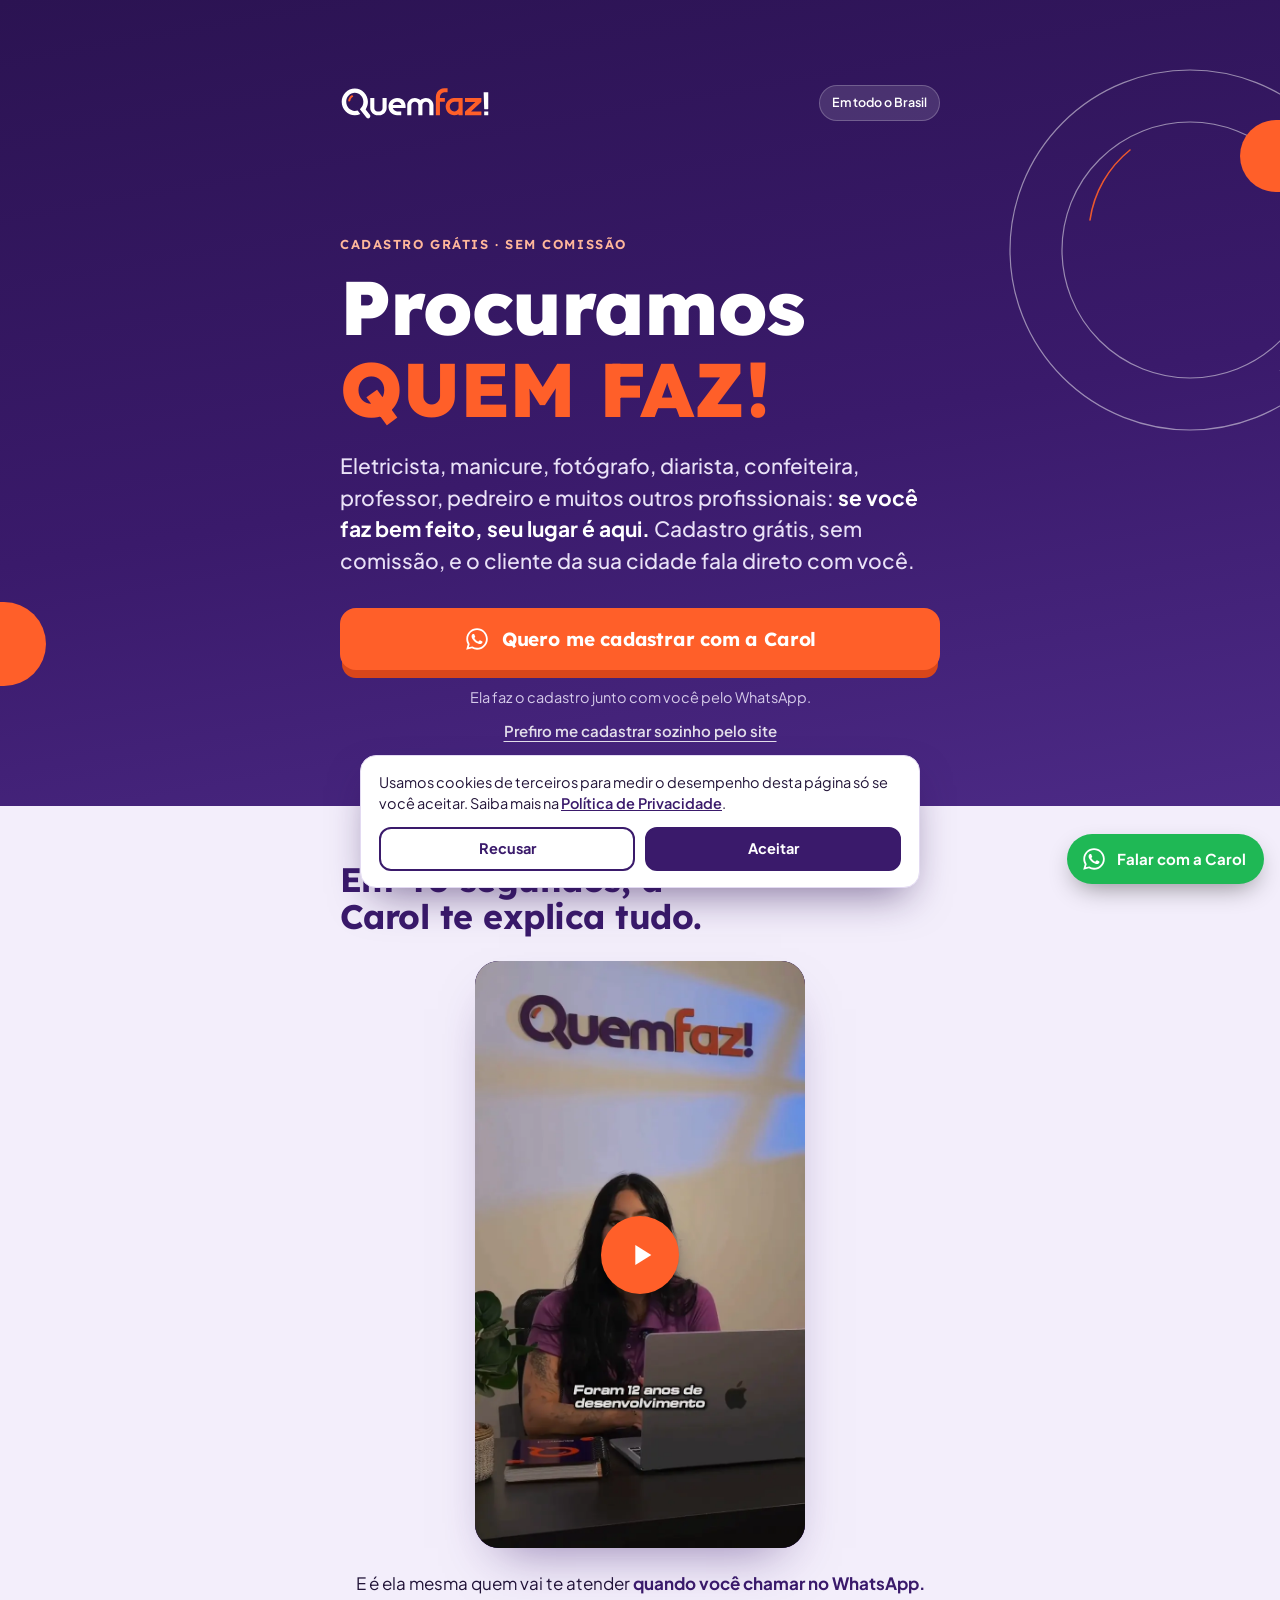
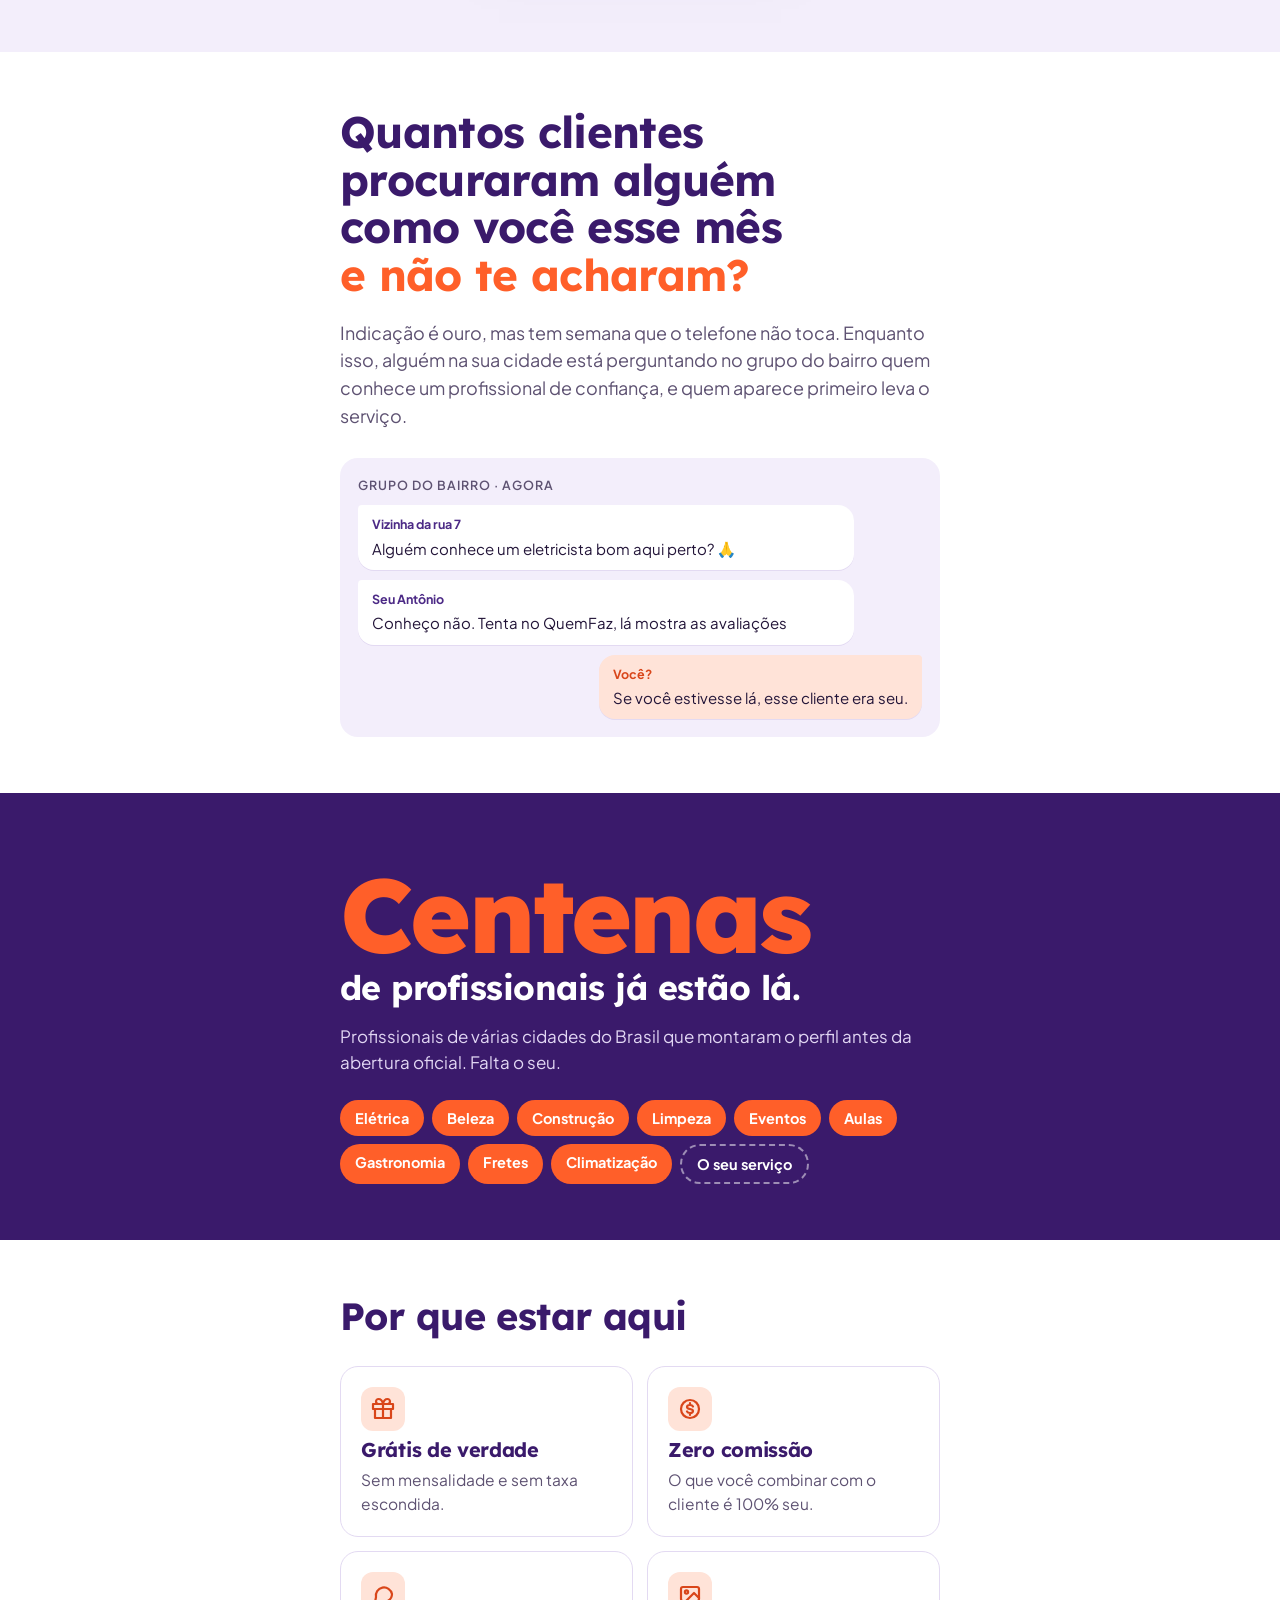
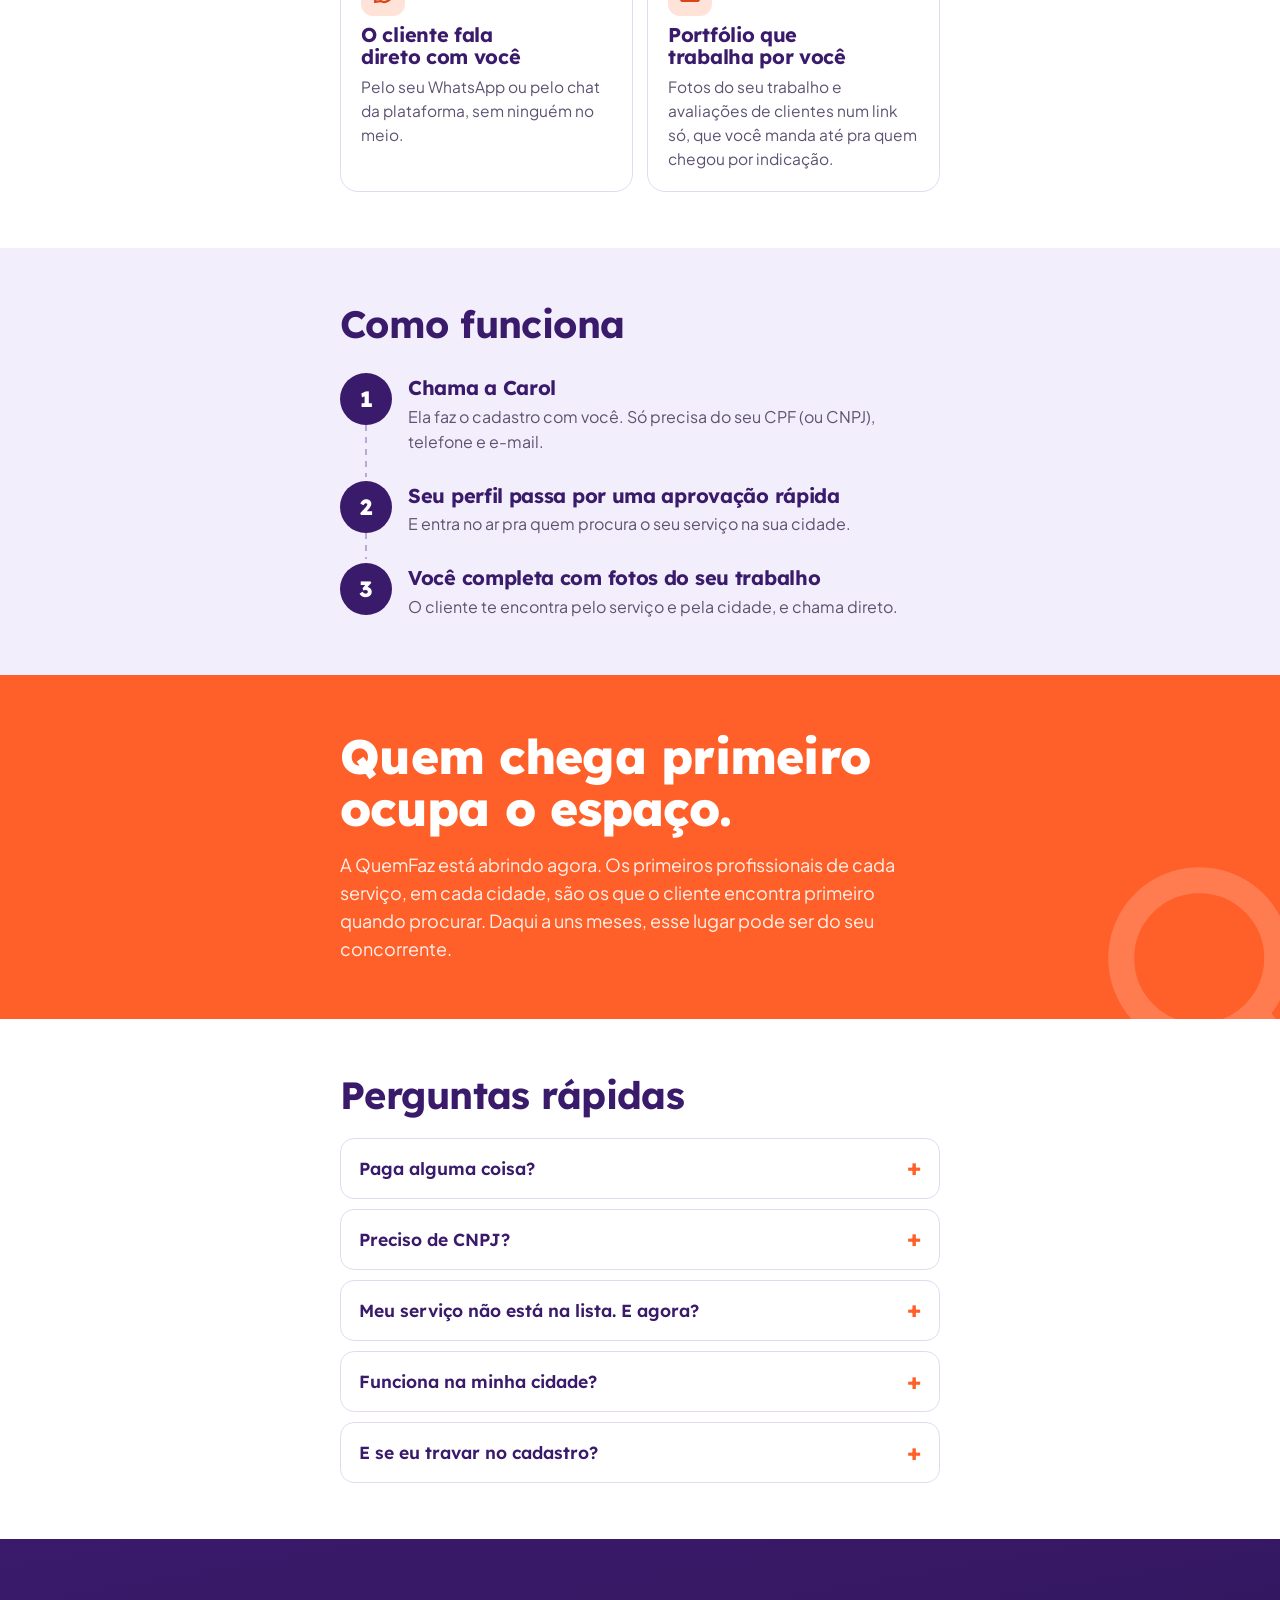
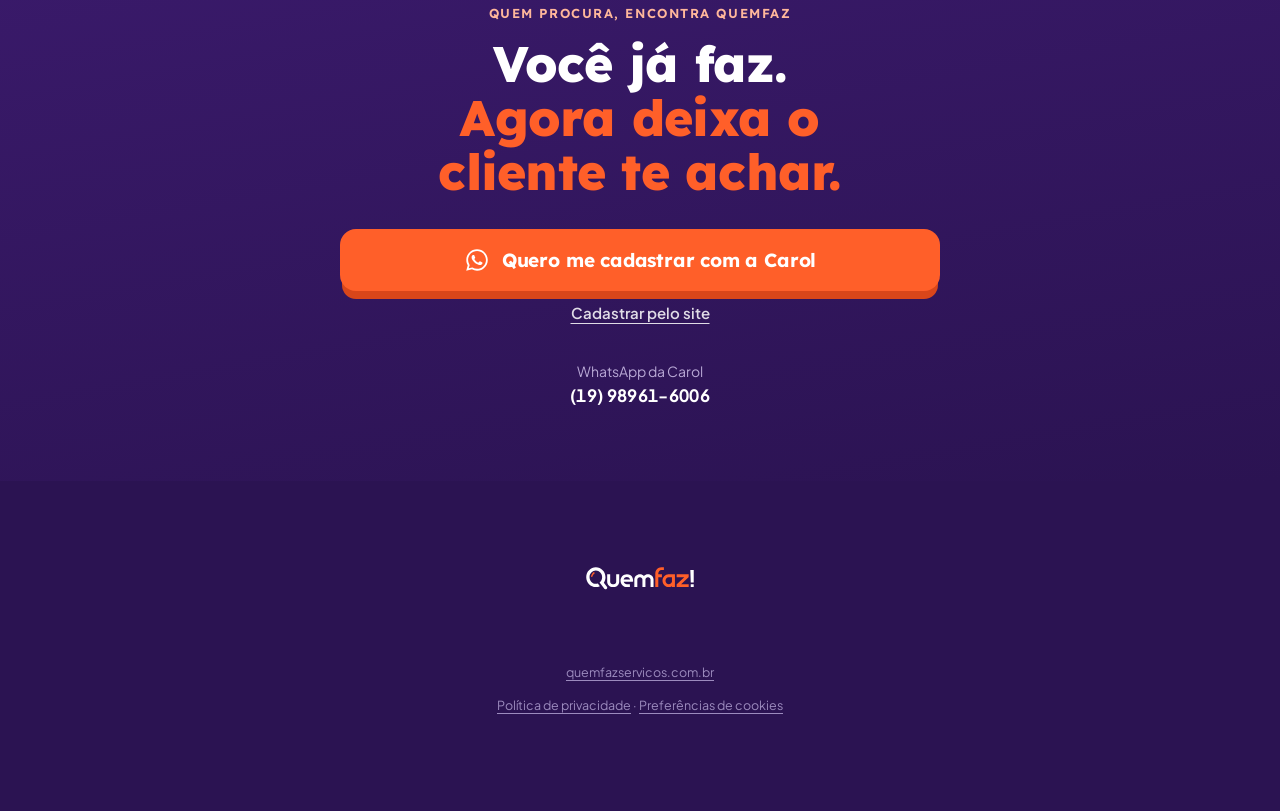
<file: index.html>
<!doctype html>
<html lang="pt-BR">
<head>
<!-- Consent Mode: tudo negado até o aceite no banner de cookies (assets/site.js atualiza) -->
<script>
window.dataLayer = window.dataLayer || [];
function gtag(){dataLayer.push(arguments);}
gtag('consent', 'default', {ad_storage: 'denied', ad_user_data: 'denied', ad_personalization: 'denied', analytics_storage: 'denied', wait_for_update: 500});
try { if (localStorage.getItem('qf-consentimento') === 'aceito') gtag('consent', 'update', {ad_storage: 'granted', ad_user_data: 'granted', ad_personalization: 'granted', analytics_storage: 'granted'}); } catch (e) {}
</script>
<!-- Google Tag Manager -->
<script>(function(w,d,s,l,i){w[l]=w[l]||[];w[l].push({'gtm.start':
new Date().getTime(),event:'gtm.js'});var f=d.getElementsByTagName(s)[0],
j=d.createElement(s),dl=l!='dataLayer'?'&l='+l:'';j.async=true;j.src=
'https://www.googletagmanager.com/gtm.js?id='+i+dl;f.parentNode.insertBefore(j,f);
})(window,document,'script','dataLayer','GTM-5BJK62H8');</script>
<!-- End Google Tag Manager -->
<meta charset="utf-8">
<meta name="viewport" content="width=device-width, initial-scale=1, viewport-fit=cover">
<title>Procuramos Quem Faz: cadastro grátis para profissionais</title>
<meta name="description" content="Eletricista, manicure, diarista, pedreiro e mais: cadastre seu serviço grátis na QuemFaz, sem comissão, e o cliente da sua cidade fala direto com você.">
<meta name="robots" content="index, follow">
<link rel="canonical" href="https://procuramos.quemfazservicos.com.br/">
<meta name="theme-color" content="#3A1A6B">

<meta property="og:type" content="website">
<meta property="og:locale" content="pt_BR">
<meta property="og:site_name" content="QuemFaz">
<meta property="og:title" content="Procuramos Quem Faz: cadastro grátis para profissionais">
<meta property="og:description" content="Eletricista, manicure, diarista, pedreiro e mais: cadastre seu serviço grátis na QuemFaz, sem comissão, e o cliente da sua cidade fala direto com você.">
<meta property="og:url" content="https://procuramos.quemfazservicos.com.br/">
<meta property="og:image" content="https://procuramos.quemfazservicos.com.br/assets/og-procuramos-quem-faz.jpg">
<meta property="og:image:type" content="image/jpeg">
<meta property="og:image:width" content="1200">
<meta property="og:image:height" content="630">
<meta property="og:image:alt" content="QuemFaz: Procuramos QUEM FAZ! Cadastro grátis, sem comissão.">
<meta name="twitter:card" content="summary_large_image">
<meta name="twitter:title" content="Procuramos Quem Faz: cadastro grátis para profissionais">
<meta name="twitter:description" content="Eletricista, manicure, diarista, pedreiro e mais: cadastre seu serviço grátis na QuemFaz, sem comissão, e o cliente da sua cidade fala direto com você.">
<meta name="twitter:image" content="https://procuramos.quemfazservicos.com.br/assets/og-procuramos-quem-faz.jpg">

<link rel="icon" type="image/png" sizes="48x48" href="assets/favicon-48.png">
<link rel="icon" type="image/png" sizes="96x96" href="assets/favicon-96.png">
<link rel="apple-touch-icon" sizes="180x180" href="assets/apple-touch-icon.png">

<script type="application/ld+json">
{
  "@context": "https://schema.org",
  "@graph": [
    {
      "@type": "WebSite",
      "@id": "https://procuramos.quemfazservicos.com.br/#website",
      "url": "https://procuramos.quemfazservicos.com.br/",
      "name": "Procuramos Quem Faz",
      "inLanguage": "pt-BR",
      "publisher": {
        "@id": "https://procuramos.quemfazservicos.com.br/#org"
      }
    },
    {
      "@type": "Organization",
      "@id": "https://procuramos.quemfazservicos.com.br/#org",
      "name": "QuemFaz",
      "url": "https://quemfazservicos.com.br/",
      "logo": "https://procuramos.quemfazservicos.com.br/assets/apple-touch-icon.png",
      "contactPoint": {
        "@type": "ContactPoint",
        "telephone": "+55-19-98961-6006",
        "contactType": "cadastro de profissionais",
        "availableLanguage": "pt-BR"
      }
    },
    {
      "@type": "FAQPage",
      "@id": "https://procuramos.quemfazservicos.com.br/#pagina",
      "url": "https://procuramos.quemfazservicos.com.br/",
      "name": "Procuramos Quem Faz: cadastro grátis para profissionais",
      "description": "Eletricista, manicure, diarista, pedreiro e mais: cadastre seu serviço grátis na QuemFaz, sem comissão, e o cliente da sua cidade fala direto com você.",
      "inLanguage": "pt-BR",
      "isPartOf": {
        "@id": "https://procuramos.quemfazservicos.com.br/#website"
      },
      "about": {
        "@id": "https://procuramos.quemfazservicos.com.br/#org"
      },
      "primaryImageOfPage": "https://procuramos.quemfazservicos.com.br/assets/og-procuramos-quem-faz.jpg",
      "mainEntity": [
        {
          "@type": "Question",
          "name": "Paga alguma coisa?",
          "acceptedAnswer": {
            "@type": "Answer",
            "text": "Nada. Nem pra entrar, nem pra ficar, nem comissão no serviço."
          }
        },
        {
          "@type": "Question",
          "name": "Preciso de CNPJ?",
          "acceptedAnswer": {
            "@type": "Answer",
            "text": "Não. Dá pra se cadastrar só com CPF."
          }
        },
        {
          "@type": "Question",
          "name": "Meu serviço não está na lista. E agora?",
          "acceptedAnswer": {
            "@type": "Answer",
            "text": "Escolhe o mais próximo e sugere a sua categoria. A Carol te ajuda nisso."
          }
        },
        {
          "@type": "Question",
          "name": "Funciona na minha cidade?",
          "acceptedAnswer": {
            "@type": "Answer",
            "text": "Sim. O cadastro é aberto pra profissionais de todo o Brasil, e o cliente te encontra pela cidade que você atende."
          }
        },
        {
          "@type": "Question",
          "name": "E se eu travar no cadastro?",
          "acceptedAnswer": {
            "@type": "Answer",
            "text": "Chama a Carol no WhatsApp. Ela resolve com você."
          }
        }
      ]
    }
  ]
}
</script>
<link rel="preconnect" href="https://fonts.googleapis.com">
<link rel="preconnect" href="https://fonts.gstatic.com" crossorigin>
<link rel="stylesheet" href="https://fonts.googleapis.com/css2?family=Lexend:wght@500;600;700;800&family=Plus+Jakarta+Sans:wght@400;500;600;700&display=swap">
<style>
/* Layout: LP mobile-first em faixas de cor da marca (roxo / claro / laranja), uma coluna estreita, CTA de WhatsApp sempre à mão. Visual único da marca, sem modo escuro por escolha. */
:root{
  --roxo:#3A1A6B;
  --roxo-2:#4C2A86;
  --roxo-fundo:#2B1352;
  --laranja:#FF5F29;
  --laranja-escuro:#D9461A;
  --lilas:#F3EEFB;
  --papel:#FFFFFF;
  --tinta:#221438;
  --tinta-suave:#5E5272;
  --linha:#E3DAF2;
  --zap:#1FB855;
  --f-display:'Lexend', 'Plus Jakarta Sans', system-ui, sans-serif;
  --f-corpo:'Plus Jakarta Sans', system-ui, -apple-system, 'Segoe UI', sans-serif;
  color-scheme: light;
}
*{box-sizing:border-box}
body{margin:0;background:var(--papel);color:var(--tinta);font-family:var(--f-corpo);font-size:17px;line-height:1.55;-webkit-font-smoothing:antialiased}
h1,h2,h3{font-family:var(--f-display);text-wrap:balance;margin:0;line-height:1.08;letter-spacing:-.015em}
p{margin:0}
a{color:inherit}
:focus-visible{outline:3px solid var(--laranja);outline-offset:3px;border-radius:6px}

.faixa{padding-block:56px}
.miolo{max-width:640px;margin:0 auto;padding-left:max(20px, env(safe-area-inset-left, 0px));padding-right:max(20px, env(safe-area-inset-right, 0px))}
.olho{font-family:var(--f-display);font-size:13px;font-weight:600;letter-spacing:.12em;text-transform:uppercase}

/* ---------- Logo ---------- */
.logo{display:block;width:150px;height:auto;color:#fff}
.logo-roxo{color:var(--roxo)}

/* ---------- Botões ---------- */
.btn-zap{
  display:flex;align-items:center;justify-content:center;gap:12px;
  width:100%;min-height:62px;padding:14px 22px;border-radius:16px;
  background:var(--laranja);color:#fff;text-decoration:none;
  font-family:var(--f-display);font-weight:700;font-size:19px;letter-spacing:-.01em;
  box-shadow:0 10px 0 -2px var(--laranja-escuro);
  transition:transform .15s ease, box-shadow .15s ease;
}
.btn-zap:hover{transform:translateY(-2px);box-shadow:0 12px 0 -2px var(--laranja-escuro)}
.btn-zap:active{transform:translateY(4px);box-shadow:0 4px 0 -2px var(--laranja-escuro)}
.btn-zap svg{width:26px;height:26px;flex:none}
.apoio{font-size:14.5px;margin-top:16px;text-align:center}
.link-site{display:block;text-align:center;margin-top:10px;font-size:15px;font-weight:600;text-underline-offset:4px}

/* ---------- Hero ---------- */
.hero{background:linear-gradient(170deg,var(--roxo-fundo) 0%,var(--roxo) 55%,var(--roxo-2) 100%);color:#fff;position:relative;overflow:hidden;padding-block:28px 64px}
.lupa-fundo{position:absolute;right:-120px;top:40px;width:420px;height:auto;pointer-events:none;opacity:.9}
.pilula{position:absolute;background:var(--laranja);border-radius:0 60px 60px 0}
.pilula.p1{left:0;bottom:120px;width:46px;height:84px}
.pilula.p2{right:0;top:120px;width:40px;height:72px;border-radius:60px 0 0 60px}
.hero .miolo{position:relative;z-index:2}
.hero-topo{display:flex;align-items:center;justify-content:space-between;gap:12px;flex-wrap:wrap}
.selo{font-size:12.5px;font-weight:600;padding:7px 12px;border-radius:100px;background:rgba(255,255,255,.12);border:1px solid rgba(255,255,255,.22)}
.hero .olho{color:#FFB79B;margin-top:56px}
.hero h1{font-size:clamp(46px,13vw,76px);font-weight:800;margin-top:12px}
.hero h1 em{font-style:normal;color:var(--laranja);display:block}
.hero .h2{font-family:var(--f-corpo);font-size:clamp(18px,4.6vw,21px);line-height:1.5;color:#E9E1F7;margin-top:20px;font-weight:500}
.hero .h2 b{color:#fff;font-weight:700}
.hero .acao{margin-top:32px}
.hero .apoio{color:#D6CBEA}
.hero .link-site{color:#fff;opacity:.85}

/* ---------- Vídeo ---------- */
.video{background:var(--lilas)}
.video h2{font-size:clamp(26px,6.5vw,34px);color:var(--roxo)}
.video-moldura{
  margin:26px auto 0;width:100%;max-width:330px;aspect-ratio:9/16;border-radius:24px;
  background:linear-gradient(160deg,var(--roxo) 0%,var(--roxo-2) 100%);
  position:relative;overflow:hidden;display:flex;flex-direction:column;align-items:center;justify-content:center;gap:18px;color:#fff;text-align:center;padding:24px;
  box-shadow:0 24px 50px -24px rgba(58,26,107,.55)
}
.video-moldura::before{content:"";position:absolute;width:260px;height:260px;border-radius:50%;border:34px solid rgba(255,255,255,.08);top:-70px;right:-90px}
.legenda-video{margin-top:22px;text-align:center;font-size:17px;color:var(--tinta)}
.legenda-video b{color:var(--roxo)}

/* ---------- Provocação ---------- */
.provoca h2{font-size:clamp(30px,8vw,44px);color:var(--roxo)}
.provoca h2 span{color:var(--laranja)}
.provoca p{margin-top:20px;font-size:18px;color:var(--tinta-suave);max-width:58ch}
.grupo-bairro{
  margin-top:28px;background:var(--lilas);border-radius:18px;padding:18px;display:flex;flex-direction:column;gap:10px
}
.msg{background:#fff;border-radius:4px 16px 16px 16px;padding:10px 14px;font-size:15px;max-width:88%;box-shadow:0 1px 0 var(--linha)}
.msg small{display:block;font-weight:700;font-size:12.5px;color:var(--roxo-2);margin-bottom:2px}
.msg.voce{align-self:flex-end;border-radius:16px 4px 16px 16px;background:#FFE3D8}
.msg.voce small{color:var(--laranja-escuro)}
.grupo-topo{font-size:12.5px;font-weight:600;color:var(--tinta-suave);text-transform:uppercase;letter-spacing:.08em}

/* ---------- Prova social ---------- */
.prova{background:var(--roxo);color:#fff}
.prova .num{font-family:var(--f-display);font-weight:800;font-size:clamp(64px,18vw,104px);line-height:.95;color:var(--laranja);letter-spacing:-.03em}
.prova h2{font-size:clamp(26px,6.5vw,34px);margin-top:6px}
.prova p{margin-top:16px;color:#E1D6F3;font-size:17px}
.chips{display:flex;flex-wrap:wrap;gap:8px;margin-top:24px}
.chip{background:var(--laranja);color:#fff;font-weight:700;font-size:14.5px;padding:7px 15px;border-radius:100px}
.chip.vazio{background:transparent;border:2px dashed rgba(255,255,255,.5);color:#fff}
.ressalva{font-size:12.5px !important;color:#B9A9D6 !important;margin-top:18px !important}

/* ---------- Vantagens ---------- */
.vantagens h2{font-size:clamp(28px,7vw,38px);color:var(--roxo)}
.lista-v{display:grid;grid-template-columns:1fr;gap:14px;margin-top:28px}
@media(min-width:560px){.lista-v{grid-template-columns:1fr 1fr}}
.v{border:1.5px solid var(--linha);border-radius:18px;padding:20px;display:flex;flex-direction:column;gap:8px;min-width:0}
.v .ic{width:44px;height:44px;border-radius:12px;background:#FFE3D8;display:grid;place-items:center}
.v .ic svg{width:24px;height:24px;stroke:var(--laranja-escuro);fill:none;stroke-width:2.2;stroke-linecap:round;stroke-linejoin:round}
.v h3{font-size:20px;color:var(--roxo)}
.v p{font-size:15.5px;color:var(--tinta-suave)}
.v.destaque{background:var(--lilas);border-color:transparent}
@media(min-width:560px){.v.destaque{grid-column:1/-1}}

/* ---------- Como funciona ---------- */
.como{background:var(--lilas)}
.como h2{font-size:clamp(28px,7vw,38px);color:var(--roxo)}
.passos{list-style:none;margin:28px 0 0;padding:0;display:flex;flex-direction:column;gap:0}
.passo{display:grid;grid-template-columns:52px 1fr;gap:16px;position:relative;padding-bottom:26px}
.passo:last-child{padding-bottom:0}
.passo:not(:last-child)::after{content:"";position:absolute;left:25px;top:52px;bottom:4px;width:2px;background:repeating-linear-gradient(var(--roxo-2) 0 6px,transparent 6px 12px);opacity:.35}
.bolinha{width:52px;height:52px;border-radius:50%;background:var(--roxo);color:#fff;font-family:var(--f-display);font-weight:800;font-size:22px;display:grid;place-items:center}
.passo h3{font-size:20px;color:var(--roxo);margin-top:4px}
.passo p{font-size:16px;color:var(--tinta-suave);margin-top:6px}

/* ---------- Urgência ---------- */
.urgencia{background:var(--laranja);color:#fff;position:relative;overflow:hidden}
.urgencia h2{font-size:clamp(32px,8.5vw,48px);font-weight:800}
.urgencia p{margin-top:16px;font-size:18px;max-width:52ch;color:#FFF1EA}
.urgencia .miolo{position:relative;z-index:1}
.lupa-urg{position:absolute;right:-70px;bottom:-90px;width:260px;opacity:.18}

/* ---------- FAQ ---------- */
.faq h2{font-size:clamp(28px,7vw,38px);color:var(--roxo)}
.perguntas{margin-top:22px;display:flex;flex-direction:column;gap:10px}
details{border:1.5px solid var(--linha);border-radius:14px;padding:0 18px;background:#fff}
details[open]{border-color:var(--roxo-2)}
summary{cursor:pointer;list-style:none;font-family:var(--f-display);font-weight:600;font-size:17.5px;color:var(--roxo);padding:16px 30px 16px 0;position:relative}
summary::-webkit-details-marker{display:none}
summary::after{content:"+";position:absolute;right:0;top:50%;transform:translateY(-50%);font-size:24px;color:var(--laranja);font-weight:700;transition:transform .2s}
details[open] summary::after{transform:translateY(-50%) rotate(45deg)}
details p{padding-bottom:16px;color:var(--tinta-suave);font-size:16px}

/* ---------- Fechamento ---------- */
.fecho{background:linear-gradient(170deg,var(--roxo) 0%,var(--roxo-fundo) 100%);color:#fff;text-align:center;padding-block:64px 72px}
.fecho h2{font-size:clamp(32px,9vw,50px);font-weight:800}
.fecho h2 em{font-style:normal;color:var(--laranja)}
.fecho .acao{margin-top:30px}
.fecho .apoio{color:#D6CBEA}
.fecho .link-site{color:#fff;opacity:.85}
.contato{margin-top:36px;font-size:14px;color:#B9A9D6}
.contato strong{color:#fff;font-size:17px;user-select:all;font-variant-numeric:tabular-nums;letter-spacing:.02em}
.rodape{background:var(--roxo-fundo);color:#9C8BBE;font-size:12.5px;text-align:center;padding-block:22px 96px}
.rodape .logo{width:110px;margin:0 auto 10px}

/* ---------- WhatsApp flutuante ---------- */
.zap-flutua{
  position:fixed;z-index:20;
  right:calc(16px + env(safe-area-inset-right, 0px));
  bottom:calc(16px + env(safe-area-inset-bottom, 0px));
  display:flex;align-items:center;gap:10px;
  background:var(--zap);color:#fff;text-decoration:none;font-weight:700;font-size:15px;
  padding:12px 18px 12px 14px;border-radius:100px;box-shadow:0 10px 26px -8px rgba(0,0,0,.45)
}
.zap-flutua svg{width:26px;height:26px}

@media (prefers-reduced-motion: reduce){*{transition:none !important;animation:none !important}}
</style>
<link rel="stylesheet" href="assets/site.css">
</head>
<body>
<!-- Google Tag Manager (noscript) -->
<noscript><iframe src="https://www.googletagmanager.com/ns.html?id=GTM-5BJK62H8"
height="0" width="0" style="display:none;visibility:hidden"></iframe></noscript>
<!-- End Google Tag Manager (noscript) -->

<!-- Símbolos reutilizáveis -->
<svg width="0" height="0" style="position:absolute" aria-hidden="true">
  <symbol id="logo-qf" viewBox="76 118 584 128">
    <path fill="currentColor" d="M 241.605469 162.082031 L 257.613281 162.082031 L 257.613281 201.582031 C 257.613281 217.285156 244.390625 230.082031 228.175781 230.082031 L 223.214844 230.082031 C 206.992188 230.082031 193.769531 217.285156 193.769531 201.582031 L 193.769531 162.082031 L 209.679688 162.082031 L 209.679688 202.285156 C 209.679688 209.082031 215.464844 214.683594 222.488281 214.683594 L 228.894531 214.683594 C 235.921875 214.683594 241.605469 209.082031 241.605469 202.285156 Z"/>
    <path fill="#FF5F29" d="M 625.84375 177.648438 L 586.171875 214.75 L 626.464844 214.75 L 626.464844 230.148438 L 562.621094 230.148438 L 562.621094 215.25 L 563.238281 214.75 L 602.910156 177.648438 L 562.621094 177.648438 L 562.621094 162.148438 L 626.464844 162.148438 L 626.464844 177.050781 Z"/>
    <path fill="currentColor" d="M 410.4375 162.082031 L 410.335938 162.082031 C 401.878906 162.082031 394.257812 165.585938 388.878906 171.144531 C 383.5 165.585938 375.878906 162.082031 367.417969 162.082031 L 367.316406 162.082031 C 351.101562 162.082031 337.878906 174.882812 337.878906 190.582031 L 337.878906 230.082031 L 353.785156 230.082031 L 353.785156 189.882812 C 353.785156 183.082031 359.570312 177.582031 366.597656 177.582031 L 368.140625 177.582031 C 375.164062 177.582031 380.847656 183.082031 380.847656 189.882812 L 380.847656 230.082031 L 396.863281 230.082031 L 396.863281 190.582031 C 396.863281 190.308594 396.828125 190.039062 396.820312 189.765625 C 396.886719 183.019531 402.632812 177.582031 409.617188 177.582031 L 411.160156 177.582031 C 418.183594 177.582031 423.867188 183.082031 423.867188 189.882812 L 423.867188 230.082031 L 439.882812 230.082031 L 439.882812 190.582031 C 439.882812 174.882812 426.660156 162.082031 410.4375 162.082031"/>
    <path fill="#FF5F29" d="M 494.867188 139.90625 L 494.867188 124.457031 L 482.339844 124.457031 L 482.339844 124.453125 C 482.332031 124.453125 482.320312 124.457031 482.308594 124.457031 L 482.289062 124.457031 C 475.972656 124.542969 470.140625 126.335938 465.203125 129.457031 C 455.597656 135.457031 449.191406 146.15625 449.191406 158.457031 L 449.191406 230.082031 L 465.101562 230.082031 L 465.101562 177.582031 L 484.3125 177.582031 L 484.3125 162.082031 L 465.089844 162.082031 L 465.089844 158.457031 C 465.089844 148.328125 472.800781 140.152344 482.289062 139.882812 L 482.289062 139.90625 Z"/>
    <path fill="#FF5F29" d="M 537.523438 202.140625 C 535.148438 209.433594 528.6875 214.683594 520.992188 214.683594 C 511.382812 214.683594 503.429688 206.382812 503.429688 196.085938 C 503.429688 185.992188 511.222656 177.792969 520.691406 177.617188 L 537.554688 177.617188 L 537.554688 202.140625 Z M 553.566406 162.085938 L 553.566406 162.082031 L 519.191406 162.082031 L 519.191406 162.175781 C 501.539062 163.132812 487.519531 177.902344 487.519531 196.085938 C 487.519531 214.882812 502.496094 230.085938 520.992188 230.085938 C 527.140625 230.085938 532.761719 228.410156 537.554688 225.503906 L 537.554688 230.085938 L 553.566406 230.085938 Z"/>
    <path fill="#FF5F29" d="M 116.132812 156.148438 C 111.761719 160.523438 108.976562 166.066406 108.078125 172.070312 C 107.742188 174.320312 109.453125 176.359375 111.726562 176.359375 L 112.332031 176.359375 C 114.199219 176.359375 115.699219 174.949219 115.992188 173.101562 C 116.664062 168.835938 118.660156 164.902344 121.773438 161.785156 C 122.910156 160.648438 124.160156 159.65625 125.5 158.824219 C 127.039062 157.871094 127.726562 156 127.023438 154.335938 L 126.746094 153.683594 C 125.859375 151.59375 123.316406 150.800781 121.382812 151.992188 C 119.488281 153.15625 117.734375 154.546875 116.132812 156.148438"/>
    <path fill="currentColor" d="M 281.191406 189.632812 L 281.457031 188.957031 C 284.261719 181.742188 290.824219 177.082031 298.175781 177.082031 C 305.515625 177.082031 312.0625 181.742188 314.851562 188.957031 L 315.117188 189.632812 Z M 298.175781 162.082031 C 279.683594 162.082031 264.707031 177.28125 264.707031 196.082031 C 264.707031 214.882812 279.683594 230.082031 298.175781 230.082031 C 298.378906 230.082031 298.574219 230.085938 298.777344 230.082031 L 314.390625 230.082031 L 314.390625 214.65625 L 298.777344 214.65625 L 298.777344 214.640625 C 298.574219 214.648438 298.378906 214.648438 298.175781 214.648438 C 290.429688 214.648438 283.765625 209.28125 281.46875 201.792969 L 328.78125 201.792969 C 330.296875 201.792969 331.527344 200.605469 331.617188 199.09375 C 332.386719 185.777344 327.082031 162.082031 298.175781 162.082031"/>
    <path fill="currentColor" d="M 192.308594 228.054688 L 175.90625 206.980469 C 181.46875 198.617188 184.769531 188.515625 184.769531 177.582031 C 184.769531 148.582031 161.832031 125.082031 133.625 125.082031 C 105.429688 125.082031 82.59375 148.582031 82.59375 177.582031 C 82.59375 206.582031 105.429688 230.082031 133.625 230.082031 C 141.355469 230.082031 148.632812 228.273438 155.15625 225.164062 L 146.210938 213.476562 C 146.234375 213.46875 146.261719 213.453125 146.289062 213.445312 L 144.390625 210.964844 C 141 212.1875 137.382812 212.886719 133.597656 212.886719 C 115.15625 212.886719 100.207031 197.078125 100.207031 177.582031 C 100.207031 158.085938 115.15625 142.28125 133.597656 142.28125 C 152.042969 142.28125 166.992188 158.085938 166.992188 177.582031 C 166.992188 189.214844 161.648438 199.496094 153.4375 205.921875 L 178.695312 238.710938 C 179.34375 239.550781 180.128906 240.226562 181 240.730469 C 183.871094 242.476562 187.605469 242.460938 190.5 240.402344 C 194.503906 237.546875 195.324219 231.933594 192.308594 228.054688"/>
    <path fill="currentColor" d="M 637.398438 228.933594 L 637.398438 214.742188 L 653.214844 214.742188 L 653.214844 228.933594 C 653.214844 229.601562 652.675781 230.140625 652.011719 230.140625 L 638.605469 230.140625 C 637.941406 230.140625 637.398438 229.601562 637.398438 228.933594 M 637.398438 204.640625 L 635.203125 139.90625 L 653.214844 139.90625 L 653.214844 204.640625 C 653.214844 205.308594 652.675781 205.847656 652.011719 205.847656 L 638.605469 205.847656 C 637.9375 205.847656 637.398438 205.308594 637.398438 204.640625"/>
  </symbol>
  <symbol id="ic-zap" viewBox="0 0 24 24">
    <path fill="currentColor" d="M12.04 2C6.58 2 2.13 6.45 2.13 11.91c0 1.75.46 3.45 1.32 4.95L2.05 22l5.25-1.38c1.45.79 3.08 1.21 4.74 1.21 5.46 0 9.91-4.45 9.91-9.91C21.95 6.45 17.5 2 12.04 2zm0 18.15c-1.48 0-2.93-.4-4.2-1.15l-.3-.18-3.12.82.83-3.04-.2-.31a8.2 8.2 0 0 1-1.26-4.38c0-4.54 3.7-8.24 8.25-8.24 4.54 0 8.24 3.7 8.24 8.24 0 4.55-3.7 8.24-8.24 8.24zm4.52-6.16c-.25-.12-1.47-.72-1.69-.81-.23-.08-.39-.12-.56.12-.17.25-.64.81-.78.97-.14.17-.29.19-.54.06-.25-.12-1.05-.39-1.99-1.23-.74-.66-1.23-1.47-1.38-1.72-.14-.25-.02-.38.11-.51.11-.11.25-.29.37-.43.13-.15.17-.25.25-.42.08-.17.04-.31-.02-.43-.06-.12-.56-1.34-.76-1.84-.2-.48-.41-.42-.56-.43h-.48c-.17 0-.43.06-.66.31-.23.25-.86.85-.86 2.07 0 1.22.89 2.4 1.01 2.56.12.17 1.75 2.67 4.23 3.74.59.26 1.05.41 1.41.52.59.19 1.13.16 1.56.1.48-.07 1.47-.6 1.67-1.18.21-.58.21-1.07.14-1.18-.06-.11-.22-.17-.47-.29z"/>
  </symbol>
</svg>

<header class="hero">
  <svg class="lupa-fundo" viewBox="0 0 420 520" aria-hidden="true" fill="none">
    <circle cx="210" cy="210" r="180" stroke="rgba(255,255,255,.55)" stroke-width="1.2"/>
    <circle cx="210" cy="210" r="128" stroke="rgba(255,255,255,.55)" stroke-width="1.2"/>
    <path d="M150 110 a110 110 0 0 0 -40 70" stroke="#FF5F29" stroke-width="1.6" stroke-linecap="round"/>
    <path d="M300 330 L410 480" stroke="rgba(255,255,255,.55)" stroke-width="1.2"/>
    <path d="M335 300 L440 440" stroke="rgba(255,255,255,.55)" stroke-width="1.2"/>
  </svg>
  <span class="pilula p1" aria-hidden="true"></span>
  <span class="pilula p2" aria-hidden="true"></span>

  <div class="miolo">
    <div class="hero-topo">
      <svg class="logo" role="img" aria-label="QuemFaz!"><use href="#logo-qf"/></svg>
      <span class="selo">Em todo o Brasil</span>
    </div>

    <p class="olho">Cadastro grátis · sem comissão</p>
    <h1>Procuramos <em>QUEM FAZ!</em></h1>
    <p class="h2">Eletricista, manicure, fotógrafo, diarista, confeiteira, professor, pedreiro e muitos outros profissionais: <b>se você faz bem feito, seu lugar é aqui.</b> Cadastro grátis, sem comissão, e o cliente da sua cidade fala direto com você.</p>

    <div class="acao">
      <a class="btn-zap" id="cta-topo" data-lead="whatsapp" href="https://wa.me/5519989616006?text=Oi%20Carol%2C%20vim%20pela%20p%C3%A1gina%20Brasil%20e%20quero%20me%20cadastrar%20no%20QuemFaz" target="_blank" rel="noopener">
        <svg aria-hidden="true"><use href="#ic-zap"/></svg>
        Quero me cadastrar com a Carol
      </a>
      <p class="apoio">Ela faz o cadastro junto com você pelo WhatsApp.</p>
      <a class="link-site" id="site-topo" data-lead="site" href="https://quemfazservicos.com.br/" target="_blank" rel="noopener">Prefiro me cadastrar sozinho pelo site</a>
    </div>
  </div>
</header>

<main>

  <section class="faixa video" aria-labelledby="t-video">
    <div class="miolo">
      <h2 id="t-video">Em 40 segundos, a Carol te explica tudo.</h2>
      <div class="video-moldura">
        <div class="player" data-player>
          <video src="assets/carol-quemfaz.mp4" poster="assets/carol-quemfaz-capa.webp" width="720" height="1280" preload="metadata" playsinline controls aria-label="Vídeo de apresentação da Carol"></video>
        </div>
      </div>
      <p class="legenda-video">E é ela mesma quem vai te atender <b>quando você chamar no WhatsApp.</b></p>
    </div>
  </section>

  <section class="faixa provoca" aria-labelledby="t-provoca">
    <div class="miolo">
      <h2 id="t-provoca">Quantos clientes procuraram alguém como você esse mês <span>e não te acharam?</span></h2>
      <p>Indicação é ouro, mas tem semana que o telefone não toca. Enquanto isso, alguém na sua cidade está perguntando no grupo do bairro quem conhece um profissional de confiança, e quem aparece primeiro leva o serviço.</p>
      <div class="grupo-bairro" aria-hidden="true">
        <span class="grupo-topo">Grupo do bairro · agora</span>
        <div class="msg"><small>Vizinha da rua 7</small>Alguém conhece um eletricista bom aqui perto? 🙏</div>
        <div class="msg"><small>Seu Antônio</small>Conheço não. Tenta no QuemFaz, lá mostra as avaliações</div>
        <div class="msg voce"><small>Você?</small>Se você estivesse lá, esse cliente era seu.</div>
      </div>
    </div>
  </section>

  <section class="faixa prova" aria-labelledby="t-prova">
    <div class="miolo">
      <p class="num">Centenas</p>
      <h2 id="t-prova">de profissionais já estão lá.</h2>
      <p>Profissionais de várias cidades do Brasil que montaram o perfil antes da abertura oficial. Falta o seu.</p>
      <div class="chips">
        <span class="chip">Elétrica</span><span class="chip">Beleza</span><span class="chip">Construção</span><span class="chip">Limpeza</span><span class="chip">Eventos</span><span class="chip">Aulas</span><span class="chip">Gastronomia</span><span class="chip">Fretes</span><span class="chip">Climatização</span><span class="chip vazio">O seu serviço</span>
      </div>
    </div>
  </section>

  <section class="faixa vantagens" aria-labelledby="t-vant">
    <div class="miolo">
      <h2 id="t-vant">Por que estar aqui</h2>
      <div class="lista-v">
        <div class="v">
          <span class="ic"><svg viewBox="0 0 24 24"><path d="M20 12v9H4v-9M2 7h20v5H2zM12 21V7M12 7H7.5a2.5 2.5 0 0 1 0-5C11 2 12 7 12 7zM12 7h4.5a2.5 2.5 0 0 0 0-5C13 2 12 7 12 7z"/></svg></span>
          <h3>Grátis de verdade</h3>
          <p>Sem mensalidade e sem taxa escondida.</p>
        </div>
        <div class="v">
          <span class="ic"><svg viewBox="0 0 24 24"><circle cx="12" cy="12" r="9"/><path d="M15 9.5c-.5-1-1.6-1.5-3-1.5-1.7 0-3 .8-3 2s1.3 1.7 3 2 3 .8 3 2-1.3 2-3 2c-1.4 0-2.5-.5-3-1.5M12 6v2M12 16v2"/></svg></span>
          <h3>Zero comissão</h3>
          <p>O que você combinar com o cliente é 100% seu.</p>
        </div>
        <div class="v">
          <span class="ic"><svg viewBox="0 0 24 24"><path d="M21 12a8 8 0 0 1-11.6 7.1L4 20l1-4.7A8 8 0 1 1 21 12z"/></svg></span>
          <h3>O cliente fala direto com você</h3>
          <p>Pelo seu WhatsApp ou pelo chat da plataforma, sem ninguém no meio.</p>
        </div>
        <div class="v">
          <span class="ic"><svg viewBox="0 0 24 24"><rect x="3" y="5" width="18" height="14" rx="2"/><circle cx="8.5" cy="10" r="1.6"/><path d="M21 16l-5-5-8 8"/></svg></span>
          <h3>Portfólio que trabalha por você</h3>
          <p>Fotos do seu trabalho e avaliações de clientes num link só, que você manda até pra quem chegou por indicação.</p>
        </div>
      </div>
    </div>
  </section>

  <section class="faixa como" aria-labelledby="t-como">
    <div class="miolo">
      <h2 id="t-como">Como funciona</h2>
      <ol class="passos">
        <li class="passo">
          <span class="bolinha">1</span>
          <div><h3>Chama a Carol</h3><p>Ela faz o cadastro com você. Só precisa do seu CPF (ou CNPJ), telefone e e-mail.</p></div>
        </li>
        <li class="passo">
          <span class="bolinha">2</span>
          <div><h3>Seu perfil passa por uma aprovação rápida</h3><p>E entra no ar pra quem procura o seu serviço na sua cidade.</p></div>
        </li>
        <li class="passo">
          <span class="bolinha">3</span>
          <div><h3>Você completa com fotos do seu trabalho</h3><p>O cliente te encontra pelo serviço e pela cidade, e chama direto.</p></div>
        </li>
      </ol>
    </div>
  </section>

  <section class="faixa urgencia" aria-labelledby="t-urg">
    <svg class="lupa-urg" viewBox="0 0 100 100" aria-hidden="true"><circle cx="42" cy="42" r="30" fill="none" stroke="#fff" stroke-width="10"/><path d="M64 64l24 30" stroke="#fff" stroke-width="10" stroke-linecap="round"/></svg>
    <div class="miolo">
      <h2 id="t-urg">Quem chega primeiro ocupa o espaço.</h2>
      <p>A QuemFaz está abrindo agora. Os primeiros profissionais de cada serviço, em cada cidade, são os que o cliente encontra primeiro quando procurar. Daqui a uns meses, esse lugar pode ser do seu concorrente.</p>
    </div>
  </section>

  <section class="faixa faq" aria-labelledby="t-faq">
    <div class="miolo">
      <h2 id="t-faq">Perguntas rápidas</h2>
      <div class="perguntas">
        <details><summary>Paga alguma coisa?</summary><p>Nada. Nem pra entrar, nem pra ficar, nem comissão no serviço.</p></details>
        <details><summary>Preciso de CNPJ?</summary><p>Não. Dá pra se cadastrar só com CPF.</p></details>
        <details><summary>Meu serviço não está na lista. E agora?</summary><p>Escolhe o mais próximo e sugere a sua categoria. A Carol te ajuda nisso.</p></details>
        <details><summary>Funciona na minha cidade?</summary><p>Sim. O cadastro é aberto pra profissionais de todo o Brasil, e o cliente te encontra pela cidade que você atende.</p></details>
        <details><summary>E se eu travar no cadastro?</summary><p>Chama a Carol no WhatsApp. Ela resolve com você.</p></details>
      </div>
    </div>
  </section>

  <section class="fecho" aria-labelledby="t-fecho">
    <div class="miolo">
      <p class="olho" style="color:#FFB79B;margin-bottom:14px">Quem procura, encontra QuemFaz</p>
      <h2 id="t-fecho">Você já faz. <em>Agora deixa o cliente te achar.</em></h2>
      <div class="acao">
        <a class="btn-zap" id="cta-fim" data-lead="whatsapp" href="https://wa.me/5519989616006?text=Oi%20Carol%2C%20vim%20pela%20p%C3%A1gina%20Brasil%20e%20quero%20me%20cadastrar%20no%20QuemFaz" target="_blank" rel="noopener">
          <svg aria-hidden="true"><use href="#ic-zap"/></svg>
          Quero me cadastrar com a Carol
        </a>
        <a class="link-site" id="site-fim" data-lead="site" href="https://quemfazservicos.com.br/" target="_blank" rel="noopener">Cadastrar pelo site</a>
      </div>
      <p class="contato">WhatsApp da Carol<br><strong>(19) 98961-6006</strong></p>
    </div>
  </section>
</main>

<footer class="rodape">
  <div class="miolo">
    <svg class="logo" role="img" aria-label="QuemFaz!"><use href="#logo-qf"/></svg>
    <a href="https://quemfazservicos.com.br/" target="_blank" rel="noopener">quemfazservicos.com.br</a>
    <p class="rodape-links"><a data-politica href="https://quemfazservicos.com.br/privacidade" target="_blank" rel="noopener">Política de privacidade</a> · <button type="button" class="link-cookies" data-abrir-cookies>Preferências de cookies</button></p>
  </div>
</footer>

<a class="zap-flutua" id="zap-flutua" data-lead="whatsapp" href="https://wa.me/5519989616006?text=Oi%20Carol%2C%20vim%20pela%20p%C3%A1gina%20Brasil%20e%20quero%20me%20cadastrar%20no%20QuemFaz" target="_blank" rel="noopener" aria-label="Falar com a Carol no WhatsApp">
  <svg aria-hidden="true"><use href="#ic-zap"/></svg>
  Falar com a Carol
</a>

<script src="assets/site.js" defer></script>
<script src="assets/player.js" defer></script>
</body>
</html>
</file>
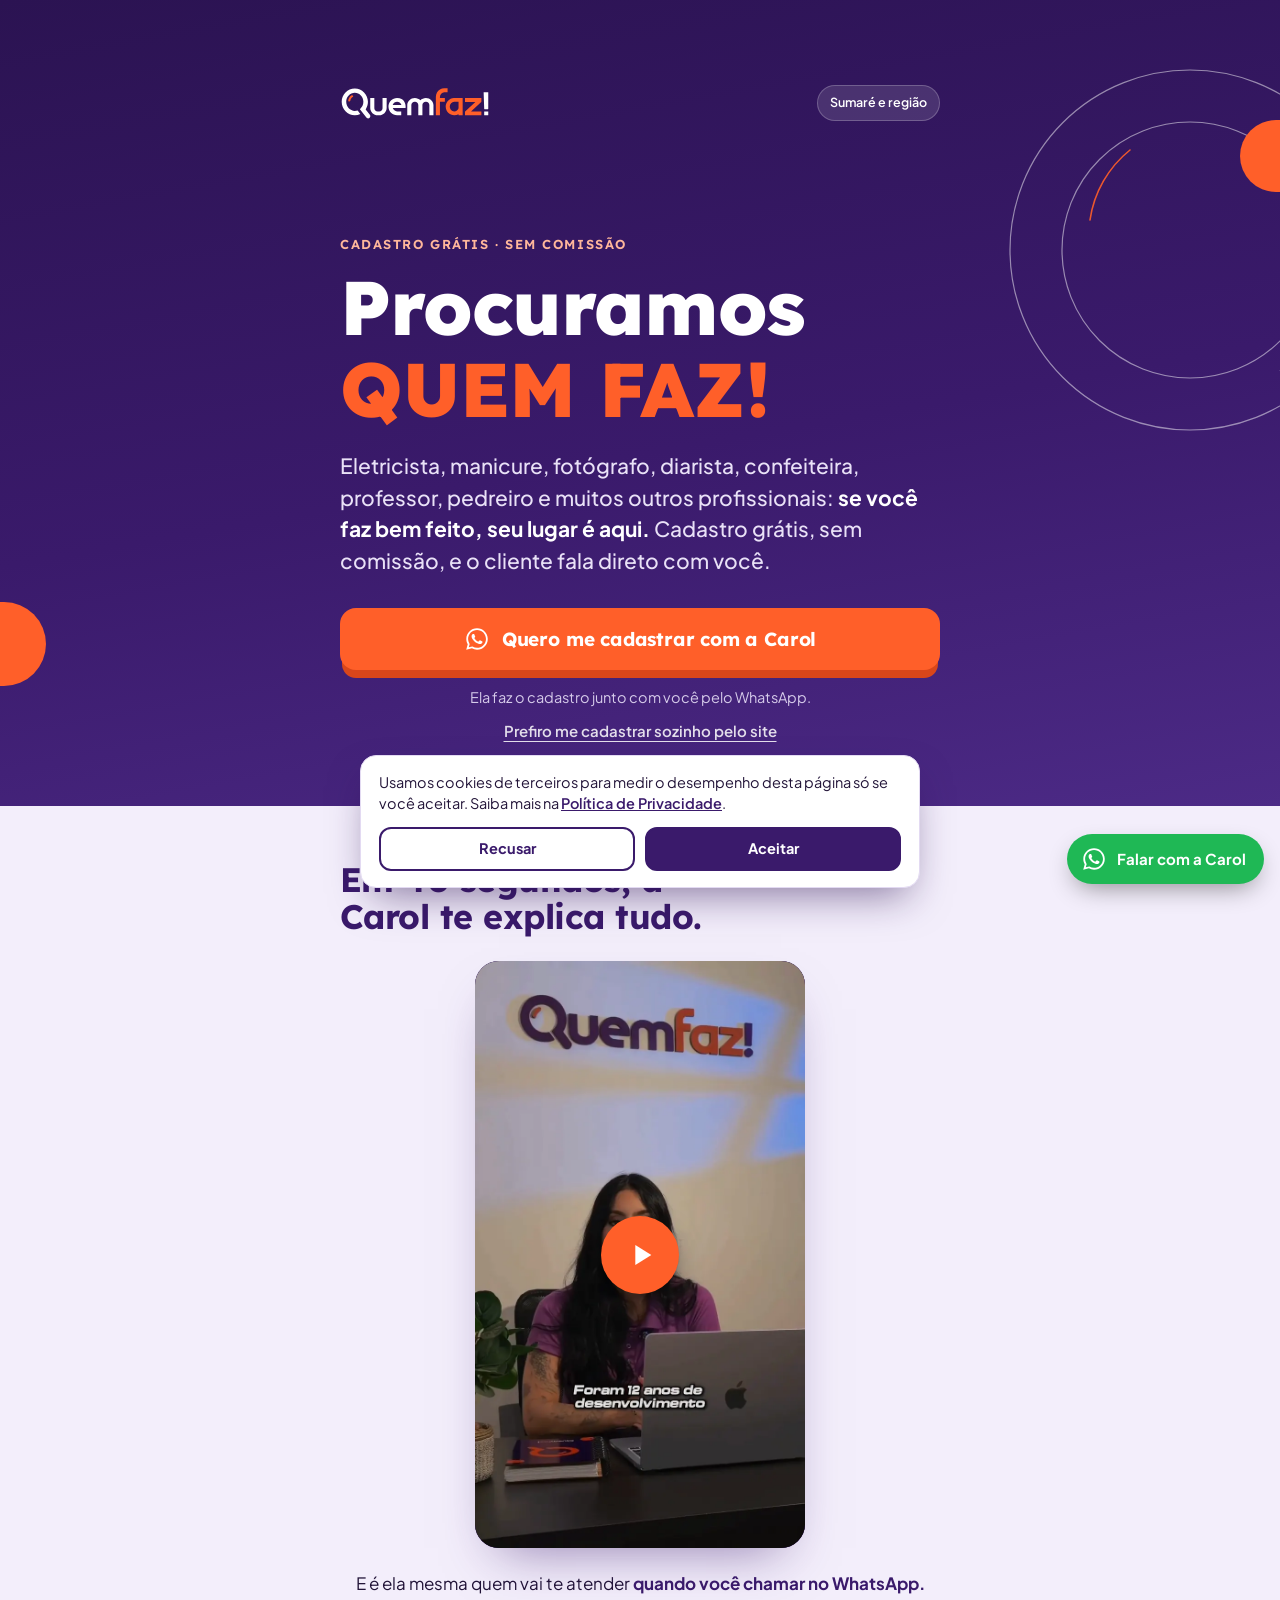
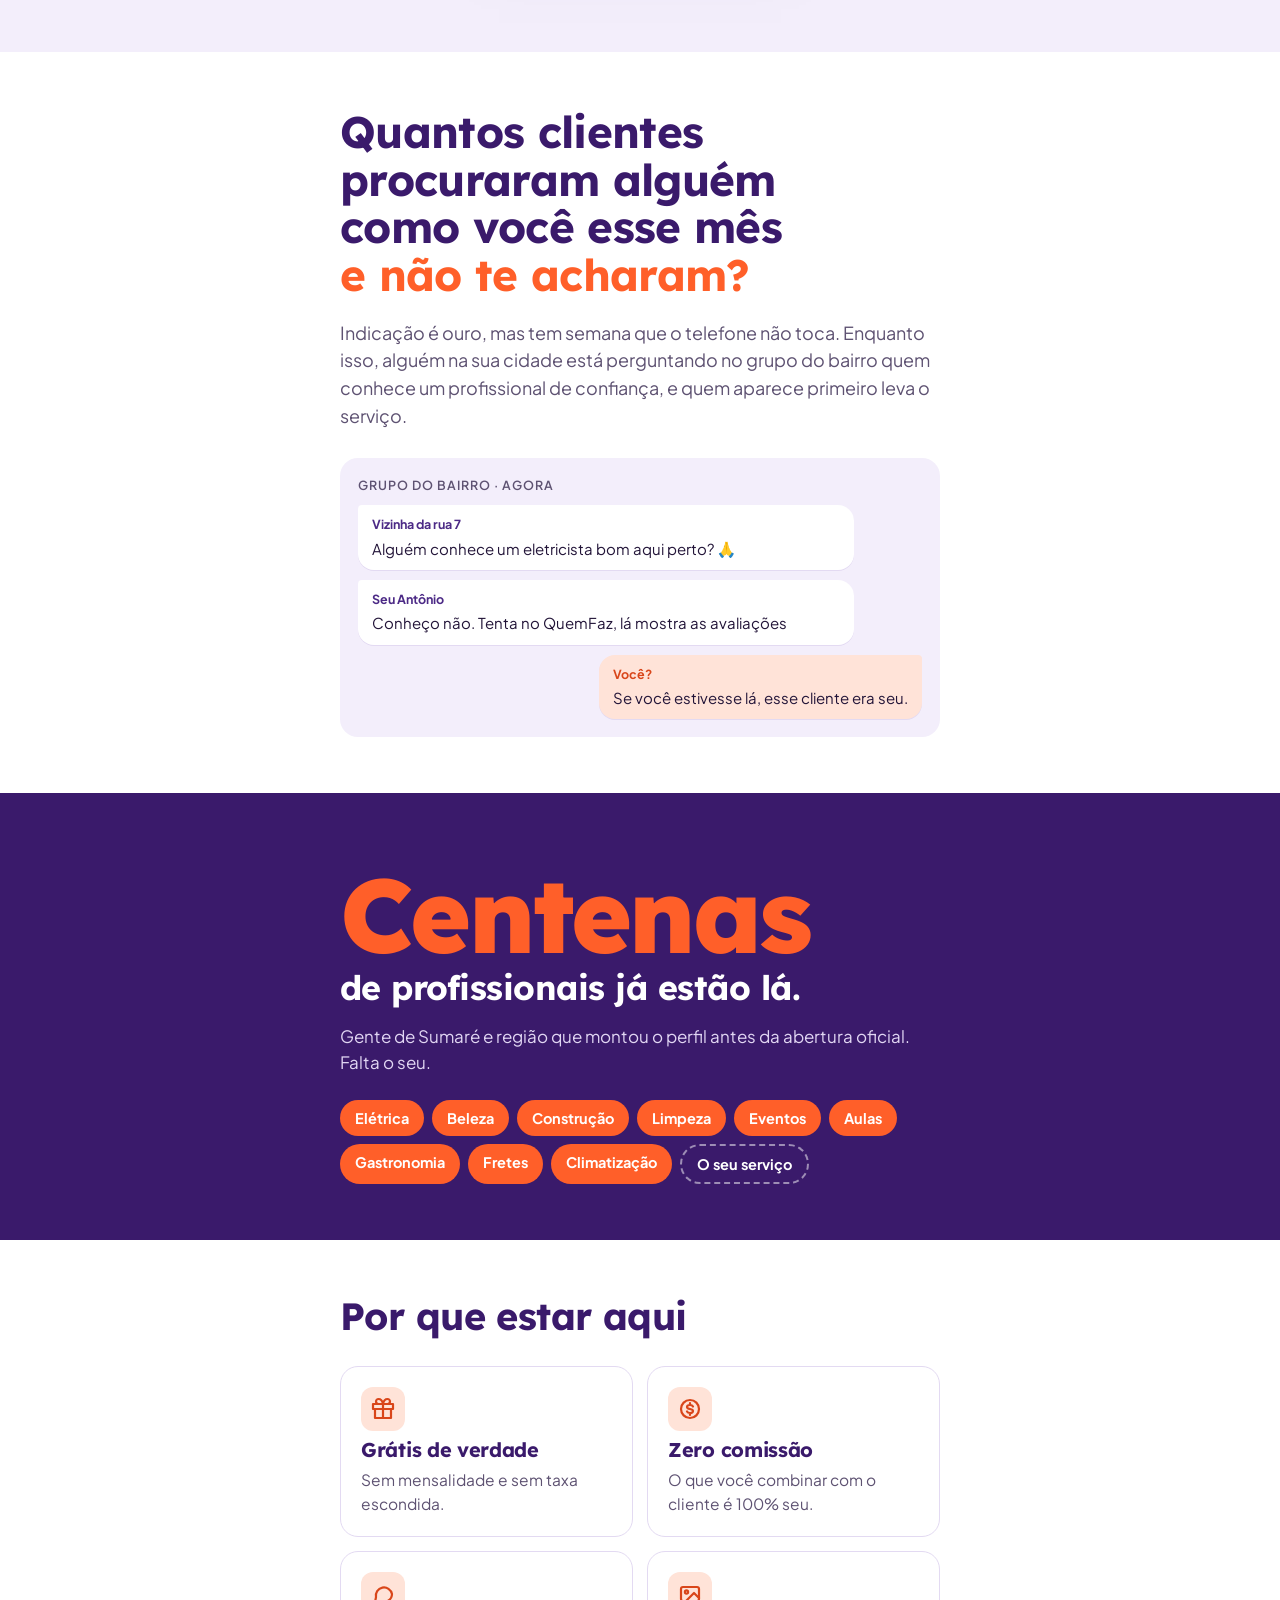
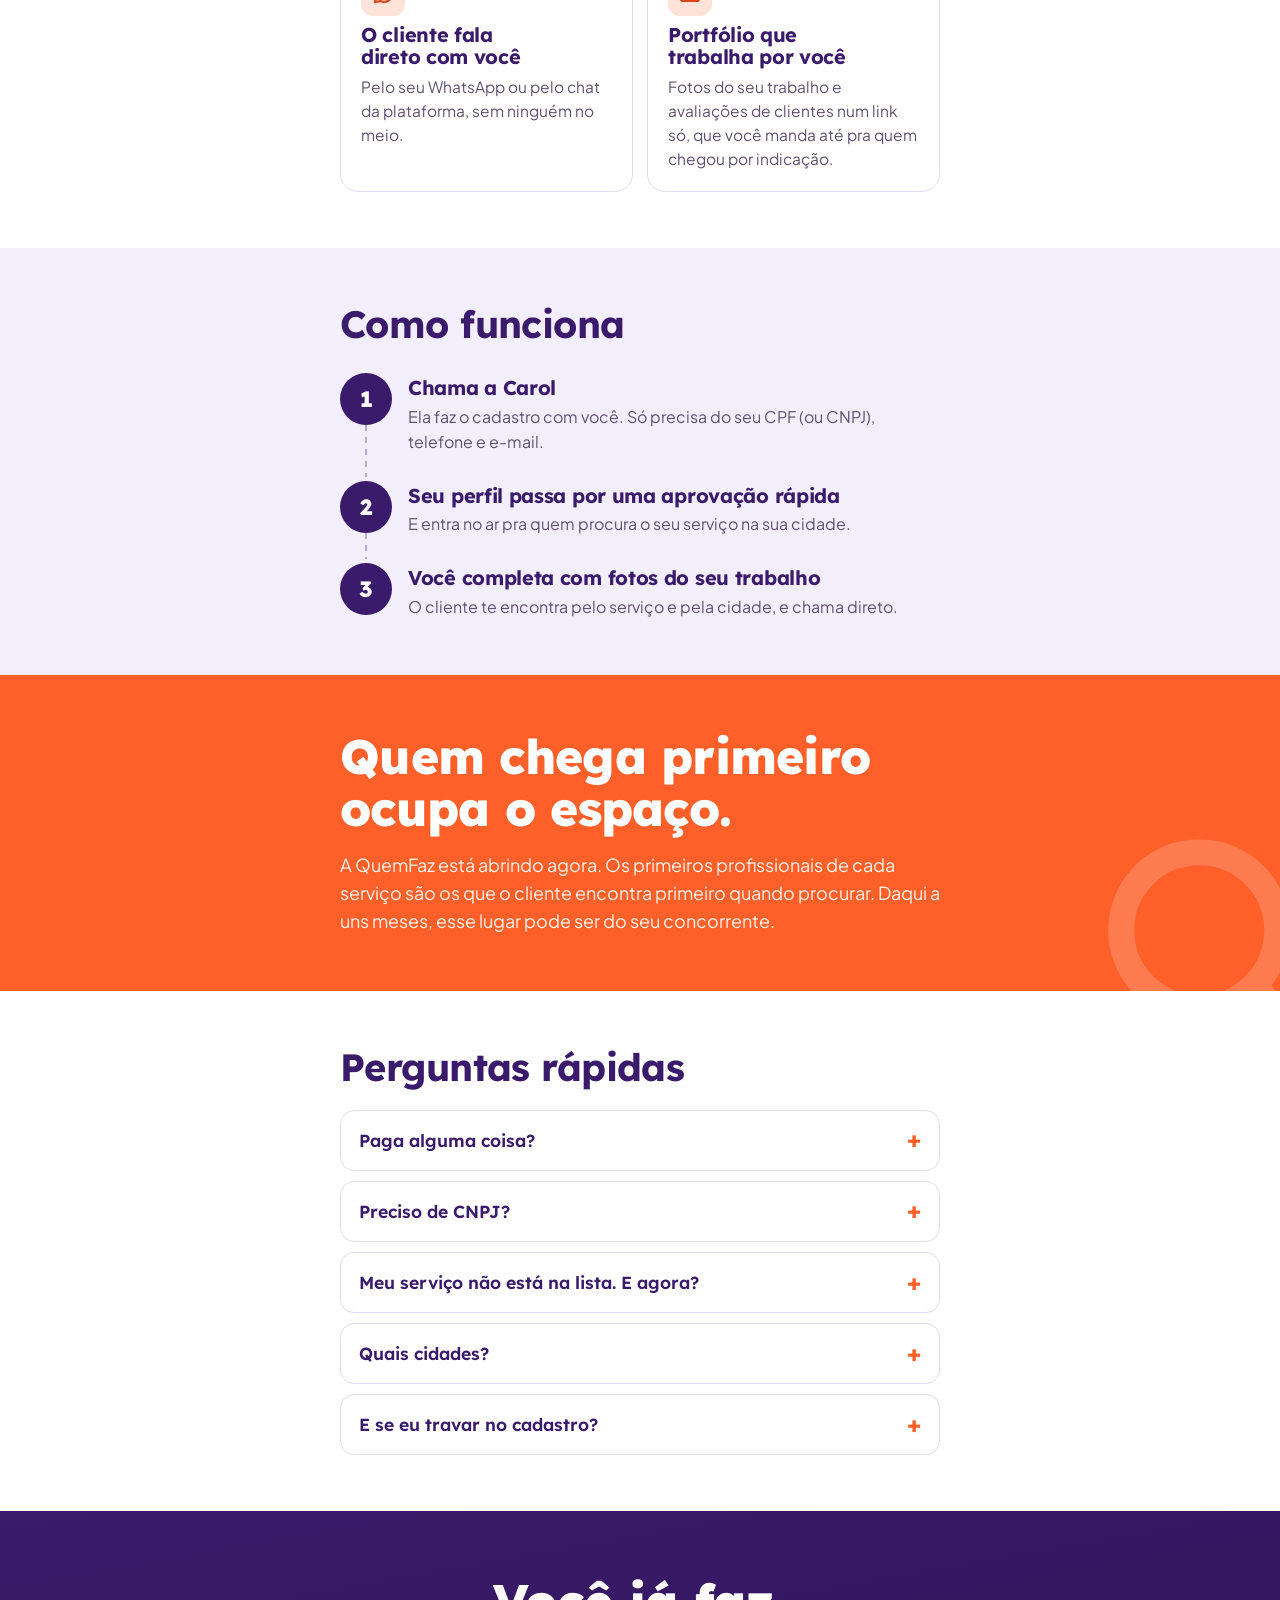
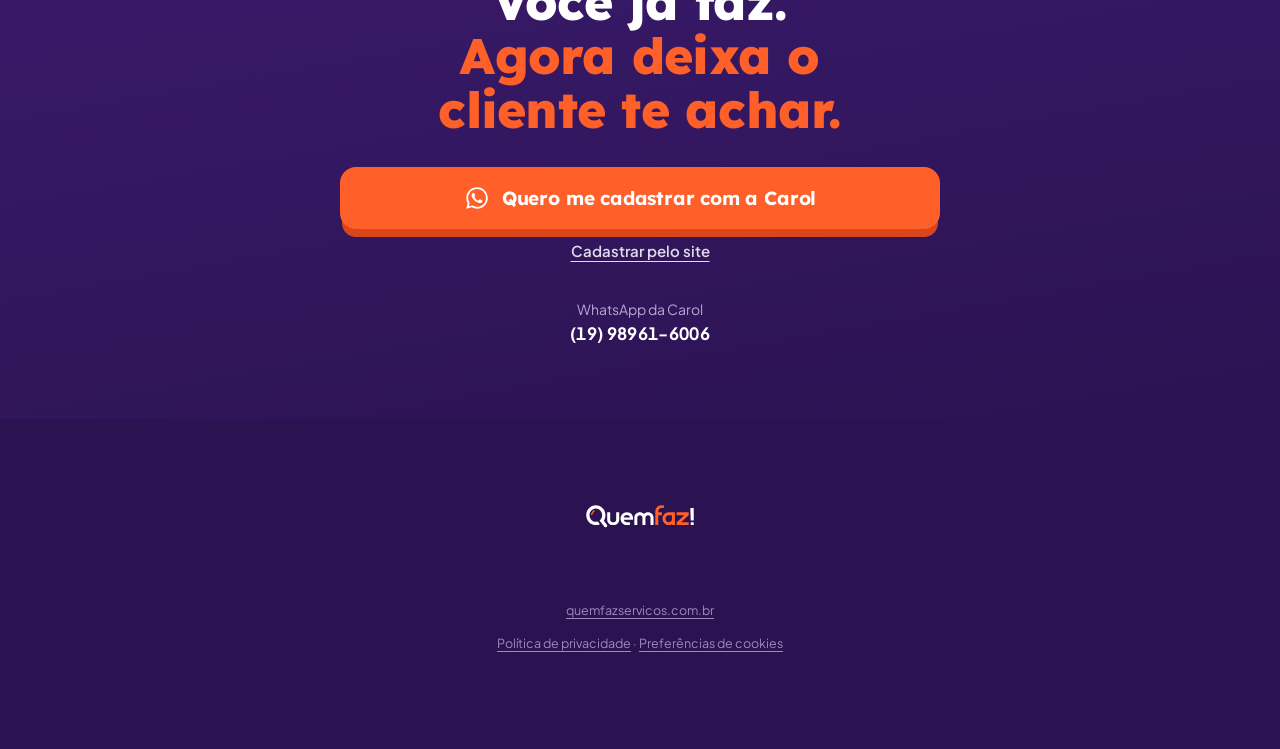
<file: regional/index.html>
<!doctype html>
<html lang="pt-BR">
<head>
<!-- Consent Mode: tudo negado até o aceite no banner de cookies (assets/site.js atualiza) -->
<script>
window.dataLayer = window.dataLayer || [];
function gtag(){dataLayer.push(arguments);}
gtag('consent', 'default', {ad_storage: 'denied', ad_user_data: 'denied', ad_personalization: 'denied', analytics_storage: 'denied', wait_for_update: 500});
try { if (localStorage.getItem('qf-consentimento') === 'aceito') gtag('consent', 'update', {ad_storage: 'granted', ad_user_data: 'granted', ad_personalization: 'granted', analytics_storage: 'granted'}); } catch (e) {}
</script>
<!-- Google Tag Manager -->
<script>(function(w,d,s,l,i){w[l]=w[l]||[];w[l].push({'gtm.start':
new Date().getTime(),event:'gtm.js'});var f=d.getElementsByTagName(s)[0],
j=d.createElement(s),dl=l!='dataLayer'?'&l='+l:'';j.async=true;j.src=
'https://www.googletagmanager.com/gtm.js?id='+i+dl;f.parentNode.insertBefore(j,f);
})(window,document,'script','dataLayer','GTM-5BJK62H8');</script>
<!-- End Google Tag Manager -->
<meta charset="utf-8">
<meta name="viewport" content="width=device-width, initial-scale=1, viewport-fit=cover">
<title>Procuramos Quem Faz: profissionais de Sumaré e região</title>
<meta name="description" content="Profissional de Sumaré, Hortolândia, Americana ou Nova Odessa: cadastre seu serviço grátis na QuemFaz, sem comissão, e o cliente fala direto com você.">
<meta name="robots" content="index, follow">
<link rel="canonical" href="https://procuramos.quemfazservicos.com.br/regional/">
<meta name="theme-color" content="#3A1A6B">

<meta property="og:type" content="website">
<meta property="og:locale" content="pt_BR">
<meta property="og:site_name" content="QuemFaz">
<meta property="og:title" content="Procuramos Quem Faz: profissionais de Sumaré e região">
<meta property="og:description" content="Profissional de Sumaré, Hortolândia, Americana ou Nova Odessa: cadastre seu serviço grátis na QuemFaz, sem comissão, e o cliente fala direto com você.">
<meta property="og:url" content="https://procuramos.quemfazservicos.com.br/regional/">
<meta property="og:image" content="https://procuramos.quemfazservicos.com.br/assets/og-procuramos-quem-faz.jpg">
<meta property="og:image:type" content="image/jpeg">
<meta property="og:image:width" content="1200">
<meta property="og:image:height" content="630">
<meta property="og:image:alt" content="QuemFaz: Procuramos QUEM FAZ! Cadastro grátis, sem comissão.">
<meta name="twitter:card" content="summary_large_image">
<meta name="twitter:title" content="Procuramos Quem Faz: profissionais de Sumaré e região">
<meta name="twitter:description" content="Profissional de Sumaré, Hortolândia, Americana ou Nova Odessa: cadastre seu serviço grátis na QuemFaz, sem comissão, e o cliente fala direto com você.">
<meta name="twitter:image" content="https://procuramos.quemfazservicos.com.br/assets/og-procuramos-quem-faz.jpg">

<link rel="icon" type="image/png" sizes="48x48" href="../assets/favicon-48.png">
<link rel="icon" type="image/png" sizes="96x96" href="../assets/favicon-96.png">
<link rel="apple-touch-icon" sizes="180x180" href="../assets/apple-touch-icon.png">

<script type="application/ld+json">
{
  "@context": "https://schema.org",
  "@graph": [
    {
      "@type": "WebSite",
      "@id": "https://procuramos.quemfazservicos.com.br/#website",
      "url": "https://procuramos.quemfazservicos.com.br/",
      "name": "Procuramos Quem Faz",
      "inLanguage": "pt-BR",
      "publisher": {
        "@id": "https://procuramos.quemfazservicos.com.br/#org"
      }
    },
    {
      "@type": "Organization",
      "@id": "https://procuramos.quemfazservicos.com.br/#org",
      "name": "QuemFaz",
      "url": "https://quemfazservicos.com.br/",
      "logo": "https://procuramos.quemfazservicos.com.br/assets/apple-touch-icon.png",
      "contactPoint": {
        "@type": "ContactPoint",
        "telephone": "+55-19-98961-6006",
        "contactType": "cadastro de profissionais",
        "availableLanguage": "pt-BR"
      }
    },
    {
      "@type": "FAQPage",
      "@id": "https://procuramos.quemfazservicos.com.br/regional/#pagina",
      "url": "https://procuramos.quemfazservicos.com.br/regional/",
      "name": "Procuramos Quem Faz: profissionais de Sumaré e região",
      "description": "Profissional de Sumaré, Hortolândia, Americana ou Nova Odessa: cadastre seu serviço grátis na QuemFaz, sem comissão, e o cliente fala direto com você.",
      "inLanguage": "pt-BR",
      "isPartOf": {
        "@id": "https://procuramos.quemfazservicos.com.br/#website"
      },
      "about": {
        "@id": "https://procuramos.quemfazservicos.com.br/#org"
      },
      "primaryImageOfPage": "https://procuramos.quemfazservicos.com.br/assets/og-procuramos-quem-faz.jpg",
      "mainEntity": [
        {
          "@type": "Question",
          "name": "Paga alguma coisa?",
          "acceptedAnswer": {
            "@type": "Answer",
            "text": "Nada. Nem pra entrar, nem pra ficar, nem comissão no serviço."
          }
        },
        {
          "@type": "Question",
          "name": "Preciso de CNPJ?",
          "acceptedAnswer": {
            "@type": "Answer",
            "text": "Não. Dá pra se cadastrar só com CPF."
          }
        },
        {
          "@type": "Question",
          "name": "Meu serviço não está na lista. E agora?",
          "acceptedAnswer": {
            "@type": "Answer",
            "text": "Escolhe o mais próximo e sugere a sua categoria. A Carol te ajuda nisso."
          }
        },
        {
          "@type": "Question",
          "name": "Quais cidades?",
          "acceptedAnswer": {
            "@type": "Answer",
            "text": "Sumaré, Hortolândia, Americana, Nova Odessa e região."
          }
        },
        {
          "@type": "Question",
          "name": "E se eu travar no cadastro?",
          "acceptedAnswer": {
            "@type": "Answer",
            "text": "Chama a Carol no WhatsApp. Ela resolve com você."
          }
        }
      ]
    }
  ]
}
</script>
<link rel="preconnect" href="https://fonts.googleapis.com">
<link rel="preconnect" href="https://fonts.gstatic.com" crossorigin>
<link rel="stylesheet" href="https://fonts.googleapis.com/css2?family=Lexend:wght@500;600;700;800&family=Plus+Jakarta+Sans:wght@400;500;600;700&display=swap">
<style>
/* Layout: LP mobile-first em faixas de cor da marca (roxo / claro / laranja), uma coluna estreita, CTA de WhatsApp sempre à mão. Visual único da marca, sem modo escuro por escolha. */
:root{
  --roxo:#3A1A6B;
  --roxo-2:#4C2A86;
  --roxo-fundo:#2B1352;
  --laranja:#FF5F29;
  --laranja-escuro:#D9461A;
  --lilas:#F3EEFB;
  --papel:#FFFFFF;
  --tinta:#221438;
  --tinta-suave:#5E5272;
  --linha:#E3DAF2;
  --zap:#1FB855;
  --f-display:'Lexend', 'Plus Jakarta Sans', system-ui, sans-serif;
  --f-corpo:'Plus Jakarta Sans', system-ui, -apple-system, 'Segoe UI', sans-serif;
  color-scheme: light;
}
*{box-sizing:border-box}
body{margin:0;background:var(--papel);color:var(--tinta);font-family:var(--f-corpo);font-size:17px;line-height:1.55;-webkit-font-smoothing:antialiased}
h1,h2,h3{font-family:var(--f-display);text-wrap:balance;margin:0;line-height:1.08;letter-spacing:-.015em}
p{margin:0}
a{color:inherit}
:focus-visible{outline:3px solid var(--laranja);outline-offset:3px;border-radius:6px}

.faixa{padding-block:56px}
.miolo{max-width:640px;margin:0 auto;padding-left:max(20px, env(safe-area-inset-left, 0px));padding-right:max(20px, env(safe-area-inset-right, 0px))}
.olho{font-family:var(--f-display);font-size:13px;font-weight:600;letter-spacing:.12em;text-transform:uppercase}

/* ---------- Logo ---------- */
.logo{display:block;width:150px;height:auto;color:#fff}
.logo-roxo{color:var(--roxo)}

/* ---------- Botões ---------- */
.btn-zap{
  display:flex;align-items:center;justify-content:center;gap:12px;
  width:100%;min-height:62px;padding:14px 22px;border-radius:16px;
  background:var(--laranja);color:#fff;text-decoration:none;
  font-family:var(--f-display);font-weight:700;font-size:19px;letter-spacing:-.01em;
  box-shadow:0 10px 0 -2px var(--laranja-escuro);
  transition:transform .15s ease, box-shadow .15s ease;
}
.btn-zap:hover{transform:translateY(-2px);box-shadow:0 12px 0 -2px var(--laranja-escuro)}
.btn-zap:active{transform:translateY(4px);box-shadow:0 4px 0 -2px var(--laranja-escuro)}
.btn-zap svg{width:26px;height:26px;flex:none}
.apoio{font-size:14.5px;margin-top:16px;text-align:center}
.link-site{display:block;text-align:center;margin-top:10px;font-size:15px;font-weight:600;text-underline-offset:4px}

/* ---------- Hero ---------- */
.hero{background:linear-gradient(170deg,var(--roxo-fundo) 0%,var(--roxo) 55%,var(--roxo-2) 100%);color:#fff;position:relative;overflow:hidden;padding-block:28px 64px}
.lupa-fundo{position:absolute;right:-120px;top:40px;width:420px;height:auto;pointer-events:none;opacity:.9}
.pilula{position:absolute;background:var(--laranja);border-radius:0 60px 60px 0}
.pilula.p1{left:0;bottom:120px;width:46px;height:84px}
.pilula.p2{right:0;top:120px;width:40px;height:72px;border-radius:60px 0 0 60px}
.hero .miolo{position:relative;z-index:2}
.hero-topo{display:flex;align-items:center;justify-content:space-between;gap:12px;flex-wrap:wrap}
.selo{font-size:12.5px;font-weight:600;padding:7px 12px;border-radius:100px;background:rgba(255,255,255,.12);border:1px solid rgba(255,255,255,.22)}
.hero .olho{color:#FFB79B;margin-top:56px}
.hero h1{font-size:clamp(46px,13vw,76px);font-weight:800;margin-top:12px}
.hero h1 em{font-style:normal;color:var(--laranja);display:block}
.hero .h2{font-family:var(--f-corpo);font-size:clamp(18px,4.6vw,21px);line-height:1.5;color:#E9E1F7;margin-top:20px;font-weight:500}
.hero .h2 b{color:#fff;font-weight:700}
.hero .acao{margin-top:32px}
.hero .apoio{color:#D6CBEA}
.hero .link-site{color:#fff;opacity:.85}

/* ---------- Vídeo ---------- */
.video{background:var(--lilas)}
.video h2{font-size:clamp(26px,6.5vw,34px);color:var(--roxo)}
.video-moldura{
  margin:26px auto 0;width:100%;max-width:330px;aspect-ratio:9/16;border-radius:24px;
  background:linear-gradient(160deg,var(--roxo) 0%,var(--roxo-2) 100%);
  position:relative;overflow:hidden;display:flex;flex-direction:column;align-items:center;justify-content:center;gap:18px;color:#fff;text-align:center;padding:24px;
  box-shadow:0 24px 50px -24px rgba(58,26,107,.55)
}
.video-moldura::before{content:"";position:absolute;width:260px;height:260px;border-radius:50%;border:34px solid rgba(255,255,255,.08);top:-70px;right:-90px}
.legenda-video{margin-top:22px;text-align:center;font-size:17px;color:var(--tinta)}
.legenda-video b{color:var(--roxo)}

/* ---------- Provocação ---------- */
.provoca h2{font-size:clamp(30px,8vw,44px);color:var(--roxo)}
.provoca h2 span{color:var(--laranja)}
.provoca p{margin-top:20px;font-size:18px;color:var(--tinta-suave);max-width:58ch}
.grupo-bairro{
  margin-top:28px;background:var(--lilas);border-radius:18px;padding:18px;display:flex;flex-direction:column;gap:10px
}
.msg{background:#fff;border-radius:4px 16px 16px 16px;padding:10px 14px;font-size:15px;max-width:88%;box-shadow:0 1px 0 var(--linha)}
.msg small{display:block;font-weight:700;font-size:12.5px;color:var(--roxo-2);margin-bottom:2px}
.msg.voce{align-self:flex-end;border-radius:16px 4px 16px 16px;background:#FFE3D8}
.msg.voce small{color:var(--laranja-escuro)}
.grupo-topo{font-size:12.5px;font-weight:600;color:var(--tinta-suave);text-transform:uppercase;letter-spacing:.08em}

/* ---------- Prova social ---------- */
.prova{background:var(--roxo);color:#fff}
.prova .num{font-family:var(--f-display);font-weight:800;font-size:clamp(64px,18vw,104px);line-height:.95;color:var(--laranja);letter-spacing:-.03em}
.prova h2{font-size:clamp(26px,6.5vw,34px);margin-top:6px}
.prova p{margin-top:16px;color:#E1D6F3;font-size:17px}
.chips{display:flex;flex-wrap:wrap;gap:8px;margin-top:24px}
.chip{background:var(--laranja);color:#fff;font-weight:700;font-size:14.5px;padding:7px 15px;border-radius:100px}
.chip.vazio{background:transparent;border:2px dashed rgba(255,255,255,.5);color:#fff}
.ressalva{font-size:12.5px !important;color:#B9A9D6 !important;margin-top:18px !important}

/* ---------- Vantagens ---------- */
.vantagens h2{font-size:clamp(28px,7vw,38px);color:var(--roxo)}
.lista-v{display:grid;grid-template-columns:1fr;gap:14px;margin-top:28px}
@media(min-width:560px){.lista-v{grid-template-columns:1fr 1fr}}
.v{border:1.5px solid var(--linha);border-radius:18px;padding:20px;display:flex;flex-direction:column;gap:8px;min-width:0}
.v .ic{width:44px;height:44px;border-radius:12px;background:#FFE3D8;display:grid;place-items:center}
.v .ic svg{width:24px;height:24px;stroke:var(--laranja-escuro);fill:none;stroke-width:2.2;stroke-linecap:round;stroke-linejoin:round}
.v h3{font-size:20px;color:var(--roxo)}
.v p{font-size:15.5px;color:var(--tinta-suave)}
.v.destaque{background:var(--lilas);border-color:transparent}
@media(min-width:560px){.v.destaque{grid-column:1/-1}}

/* ---------- Como funciona ---------- */
.como{background:var(--lilas)}
.como h2{font-size:clamp(28px,7vw,38px);color:var(--roxo)}
.passos{list-style:none;margin:28px 0 0;padding:0;display:flex;flex-direction:column;gap:0}
.passo{display:grid;grid-template-columns:52px 1fr;gap:16px;position:relative;padding-bottom:26px}
.passo:last-child{padding-bottom:0}
.passo:not(:last-child)::after{content:"";position:absolute;left:25px;top:52px;bottom:4px;width:2px;background:repeating-linear-gradient(var(--roxo-2) 0 6px,transparent 6px 12px);opacity:.35}
.bolinha{width:52px;height:52px;border-radius:50%;background:var(--roxo);color:#fff;font-family:var(--f-display);font-weight:800;font-size:22px;display:grid;place-items:center}
.passo h3{font-size:20px;color:var(--roxo);margin-top:4px}
.passo p{font-size:16px;color:var(--tinta-suave);margin-top:6px}

/* ---------- Urgência ---------- */
.urgencia{background:var(--laranja);color:#fff;position:relative;overflow:hidden}
.urgencia h2{font-size:clamp(32px,8.5vw,48px);font-weight:800}
.urgencia p{margin-top:16px;font-size:18px;max-width:52ch;color:#FFF1EA}
.urgencia .miolo{position:relative;z-index:1}
.lupa-urg{position:absolute;right:-70px;bottom:-90px;width:260px;opacity:.18}

/* ---------- FAQ ---------- */
.faq h2{font-size:clamp(28px,7vw,38px);color:var(--roxo)}
.perguntas{margin-top:22px;display:flex;flex-direction:column;gap:10px}
details{border:1.5px solid var(--linha);border-radius:14px;padding:0 18px;background:#fff}
details[open]{border-color:var(--roxo-2)}
summary{cursor:pointer;list-style:none;font-family:var(--f-display);font-weight:600;font-size:17.5px;color:var(--roxo);padding:16px 30px 16px 0;position:relative}
summary::-webkit-details-marker{display:none}
summary::after{content:"+";position:absolute;right:0;top:50%;transform:translateY(-50%);font-size:24px;color:var(--laranja);font-weight:700;transition:transform .2s}
details[open] summary::after{transform:translateY(-50%) rotate(45deg)}
details p{padding-bottom:16px;color:var(--tinta-suave);font-size:16px}

/* ---------- Fechamento ---------- */
.fecho{background:linear-gradient(170deg,var(--roxo) 0%,var(--roxo-fundo) 100%);color:#fff;text-align:center;padding-block:64px 72px}
.fecho h2{font-size:clamp(32px,9vw,50px);font-weight:800}
.fecho h2 em{font-style:normal;color:var(--laranja)}
.fecho .acao{margin-top:30px}
.fecho .apoio{color:#D6CBEA}
.fecho .link-site{color:#fff;opacity:.85}
.contato{margin-top:36px;font-size:14px;color:#B9A9D6}
.contato strong{color:#fff;font-size:17px;user-select:all;font-variant-numeric:tabular-nums;letter-spacing:.02em}
.rodape{background:var(--roxo-fundo);color:#9C8BBE;font-size:12.5px;text-align:center;padding-block:22px 96px}
.rodape .logo{width:110px;margin:0 auto 10px}

/* ---------- WhatsApp flutuante ---------- */
.zap-flutua{
  position:fixed;z-index:20;
  right:calc(16px + env(safe-area-inset-right, 0px));
  bottom:calc(16px + env(safe-area-inset-bottom, 0px));
  display:flex;align-items:center;gap:10px;
  background:var(--zap);color:#fff;text-decoration:none;font-weight:700;font-size:15px;
  padding:12px 18px 12px 14px;border-radius:100px;box-shadow:0 10px 26px -8px rgba(0,0,0,.45)
}
.zap-flutua svg{width:26px;height:26px}

@media (prefers-reduced-motion: reduce){*{transition:none !important;animation:none !important}}
</style>
<link rel="stylesheet" href="../assets/site.css">
</head>
<body>
<!-- Google Tag Manager (noscript) -->
<noscript><iframe src="https://www.googletagmanager.com/ns.html?id=GTM-5BJK62H8"
height="0" width="0" style="display:none;visibility:hidden"></iframe></noscript>
<!-- End Google Tag Manager (noscript) -->

<!-- Símbolos reutilizáveis -->
<svg width="0" height="0" style="position:absolute" aria-hidden="true">
  <symbol id="logo-qf" viewBox="76 118 584 128">
    <path fill="currentColor" d="M 241.605469 162.082031 L 257.613281 162.082031 L 257.613281 201.582031 C 257.613281 217.285156 244.390625 230.082031 228.175781 230.082031 L 223.214844 230.082031 C 206.992188 230.082031 193.769531 217.285156 193.769531 201.582031 L 193.769531 162.082031 L 209.679688 162.082031 L 209.679688 202.285156 C 209.679688 209.082031 215.464844 214.683594 222.488281 214.683594 L 228.894531 214.683594 C 235.921875 214.683594 241.605469 209.082031 241.605469 202.285156 Z"/>
    <path fill="#FF5F29" d="M 625.84375 177.648438 L 586.171875 214.75 L 626.464844 214.75 L 626.464844 230.148438 L 562.621094 230.148438 L 562.621094 215.25 L 563.238281 214.75 L 602.910156 177.648438 L 562.621094 177.648438 L 562.621094 162.148438 L 626.464844 162.148438 L 626.464844 177.050781 Z"/>
    <path fill="currentColor" d="M 410.4375 162.082031 L 410.335938 162.082031 C 401.878906 162.082031 394.257812 165.585938 388.878906 171.144531 C 383.5 165.585938 375.878906 162.082031 367.417969 162.082031 L 367.316406 162.082031 C 351.101562 162.082031 337.878906 174.882812 337.878906 190.582031 L 337.878906 230.082031 L 353.785156 230.082031 L 353.785156 189.882812 C 353.785156 183.082031 359.570312 177.582031 366.597656 177.582031 L 368.140625 177.582031 C 375.164062 177.582031 380.847656 183.082031 380.847656 189.882812 L 380.847656 230.082031 L 396.863281 230.082031 L 396.863281 190.582031 C 396.863281 190.308594 396.828125 190.039062 396.820312 189.765625 C 396.886719 183.019531 402.632812 177.582031 409.617188 177.582031 L 411.160156 177.582031 C 418.183594 177.582031 423.867188 183.082031 423.867188 189.882812 L 423.867188 230.082031 L 439.882812 230.082031 L 439.882812 190.582031 C 439.882812 174.882812 426.660156 162.082031 410.4375 162.082031"/>
    <path fill="#FF5F29" d="M 494.867188 139.90625 L 494.867188 124.457031 L 482.339844 124.457031 L 482.339844 124.453125 C 482.332031 124.453125 482.320312 124.457031 482.308594 124.457031 L 482.289062 124.457031 C 475.972656 124.542969 470.140625 126.335938 465.203125 129.457031 C 455.597656 135.457031 449.191406 146.15625 449.191406 158.457031 L 449.191406 230.082031 L 465.101562 230.082031 L 465.101562 177.582031 L 484.3125 177.582031 L 484.3125 162.082031 L 465.089844 162.082031 L 465.089844 158.457031 C 465.089844 148.328125 472.800781 140.152344 482.289062 139.882812 L 482.289062 139.90625 Z"/>
    <path fill="#FF5F29" d="M 537.523438 202.140625 C 535.148438 209.433594 528.6875 214.683594 520.992188 214.683594 C 511.382812 214.683594 503.429688 206.382812 503.429688 196.085938 C 503.429688 185.992188 511.222656 177.792969 520.691406 177.617188 L 537.554688 177.617188 L 537.554688 202.140625 Z M 553.566406 162.085938 L 553.566406 162.082031 L 519.191406 162.082031 L 519.191406 162.175781 C 501.539062 163.132812 487.519531 177.902344 487.519531 196.085938 C 487.519531 214.882812 502.496094 230.085938 520.992188 230.085938 C 527.140625 230.085938 532.761719 228.410156 537.554688 225.503906 L 537.554688 230.085938 L 553.566406 230.085938 Z"/>
    <path fill="#FF5F29" d="M 116.132812 156.148438 C 111.761719 160.523438 108.976562 166.066406 108.078125 172.070312 C 107.742188 174.320312 109.453125 176.359375 111.726562 176.359375 L 112.332031 176.359375 C 114.199219 176.359375 115.699219 174.949219 115.992188 173.101562 C 116.664062 168.835938 118.660156 164.902344 121.773438 161.785156 C 122.910156 160.648438 124.160156 159.65625 125.5 158.824219 C 127.039062 157.871094 127.726562 156 127.023438 154.335938 L 126.746094 153.683594 C 125.859375 151.59375 123.316406 150.800781 121.382812 151.992188 C 119.488281 153.15625 117.734375 154.546875 116.132812 156.148438"/>
    <path fill="currentColor" d="M 281.191406 189.632812 L 281.457031 188.957031 C 284.261719 181.742188 290.824219 177.082031 298.175781 177.082031 C 305.515625 177.082031 312.0625 181.742188 314.851562 188.957031 L 315.117188 189.632812 Z M 298.175781 162.082031 C 279.683594 162.082031 264.707031 177.28125 264.707031 196.082031 C 264.707031 214.882812 279.683594 230.082031 298.175781 230.082031 C 298.378906 230.082031 298.574219 230.085938 298.777344 230.082031 L 314.390625 230.082031 L 314.390625 214.65625 L 298.777344 214.65625 L 298.777344 214.640625 C 298.574219 214.648438 298.378906 214.648438 298.175781 214.648438 C 290.429688 214.648438 283.765625 209.28125 281.46875 201.792969 L 328.78125 201.792969 C 330.296875 201.792969 331.527344 200.605469 331.617188 199.09375 C 332.386719 185.777344 327.082031 162.082031 298.175781 162.082031"/>
    <path fill="currentColor" d="M 192.308594 228.054688 L 175.90625 206.980469 C 181.46875 198.617188 184.769531 188.515625 184.769531 177.582031 C 184.769531 148.582031 161.832031 125.082031 133.625 125.082031 C 105.429688 125.082031 82.59375 148.582031 82.59375 177.582031 C 82.59375 206.582031 105.429688 230.082031 133.625 230.082031 C 141.355469 230.082031 148.632812 228.273438 155.15625 225.164062 L 146.210938 213.476562 C 146.234375 213.46875 146.261719 213.453125 146.289062 213.445312 L 144.390625 210.964844 C 141 212.1875 137.382812 212.886719 133.597656 212.886719 C 115.15625 212.886719 100.207031 197.078125 100.207031 177.582031 C 100.207031 158.085938 115.15625 142.28125 133.597656 142.28125 C 152.042969 142.28125 166.992188 158.085938 166.992188 177.582031 C 166.992188 189.214844 161.648438 199.496094 153.4375 205.921875 L 178.695312 238.710938 C 179.34375 239.550781 180.128906 240.226562 181 240.730469 C 183.871094 242.476562 187.605469 242.460938 190.5 240.402344 C 194.503906 237.546875 195.324219 231.933594 192.308594 228.054688"/>
    <path fill="currentColor" d="M 637.398438 228.933594 L 637.398438 214.742188 L 653.214844 214.742188 L 653.214844 228.933594 C 653.214844 229.601562 652.675781 230.140625 652.011719 230.140625 L 638.605469 230.140625 C 637.941406 230.140625 637.398438 229.601562 637.398438 228.933594 M 637.398438 204.640625 L 635.203125 139.90625 L 653.214844 139.90625 L 653.214844 204.640625 C 653.214844 205.308594 652.675781 205.847656 652.011719 205.847656 L 638.605469 205.847656 C 637.9375 205.847656 637.398438 205.308594 637.398438 204.640625"/>
  </symbol>
  <symbol id="ic-zap" viewBox="0 0 24 24">
    <path fill="currentColor" d="M12.04 2C6.58 2 2.13 6.45 2.13 11.91c0 1.75.46 3.45 1.32 4.95L2.05 22l5.25-1.38c1.45.79 3.08 1.21 4.74 1.21 5.46 0 9.91-4.45 9.91-9.91C21.95 6.45 17.5 2 12.04 2zm0 18.15c-1.48 0-2.93-.4-4.2-1.15l-.3-.18-3.12.82.83-3.04-.2-.31a8.2 8.2 0 0 1-1.26-4.38c0-4.54 3.7-8.24 8.25-8.24 4.54 0 8.24 3.7 8.24 8.24 0 4.55-3.7 8.24-8.24 8.24zm4.52-6.16c-.25-.12-1.47-.72-1.69-.81-.23-.08-.39-.12-.56.12-.17.25-.64.81-.78.97-.14.17-.29.19-.54.06-.25-.12-1.05-.39-1.99-1.23-.74-.66-1.23-1.47-1.38-1.72-.14-.25-.02-.38.11-.51.11-.11.25-.29.37-.43.13-.15.17-.25.25-.42.08-.17.04-.31-.02-.43-.06-.12-.56-1.34-.76-1.84-.2-.48-.41-.42-.56-.43h-.48c-.17 0-.43.06-.66.31-.23.25-.86.85-.86 2.07 0 1.22.89 2.4 1.01 2.56.12.17 1.75 2.67 4.23 3.74.59.26 1.05.41 1.41.52.59.19 1.13.16 1.56.1.48-.07 1.47-.6 1.67-1.18.21-.58.21-1.07.14-1.18-.06-.11-.22-.17-.47-.29z"/>
  </symbol>
</svg>

<header class="hero">
  <svg class="lupa-fundo" viewBox="0 0 420 520" aria-hidden="true" fill="none">
    <circle cx="210" cy="210" r="180" stroke="rgba(255,255,255,.55)" stroke-width="1.2"/>
    <circle cx="210" cy="210" r="128" stroke="rgba(255,255,255,.55)" stroke-width="1.2"/>
    <path d="M150 110 a110 110 0 0 0 -40 70" stroke="#FF5F29" stroke-width="1.6" stroke-linecap="round"/>
    <path d="M300 330 L410 480" stroke="rgba(255,255,255,.55)" stroke-width="1.2"/>
    <path d="M335 300 L440 440" stroke="rgba(255,255,255,.55)" stroke-width="1.2"/>
  </svg>
  <span class="pilula p1" aria-hidden="true"></span>
  <span class="pilula p2" aria-hidden="true"></span>

  <div class="miolo">
    <div class="hero-topo">
      <svg class="logo" role="img" aria-label="QuemFaz!"><use href="#logo-qf"/></svg>
      <span class="selo">Sumaré e região</span>
    </div>

    <p class="olho">Cadastro grátis · sem comissão</p>
    <h1>Procuramos <em>QUEM FAZ!</em></h1>
    <p class="h2">Eletricista, manicure, fotógrafo, diarista, confeiteira, professor, pedreiro e muitos outros profissionais: <b>se você faz bem feito, seu lugar é aqui.</b> Cadastro grátis, sem comissão, e o cliente fala direto com você.</p>

    <div class="acao">
      <a class="btn-zap" id="cta-topo" data-lead="whatsapp" href="https://wa.me/5519989616006?text=Oi%20Carol%2C%20vim%20pela%20p%C3%A1gina%20e%20quero%20me%20cadastrar%20no%20QuemFaz" target="_blank" rel="noopener">
        <svg aria-hidden="true"><use href="#ic-zap"/></svg>
        Quero me cadastrar com a Carol
      </a>
      <p class="apoio">Ela faz o cadastro junto com você pelo WhatsApp.</p>
      <a class="link-site" id="site-topo" data-lead="site" href="https://quemfazservicos.com.br/" target="_blank" rel="noopener">Prefiro me cadastrar sozinho pelo site</a>
    </div>
  </div>
</header>

<main>

  <section class="faixa video" aria-labelledby="t-video">
    <div class="miolo">
      <h2 id="t-video">Em 40 segundos, a Carol te explica tudo.</h2>
      <div class="video-moldura">
        <div class="player" data-player>
          <video src="../assets/carol-quemfaz.mp4" poster="../assets/carol-quemfaz-capa.webp" width="720" height="1280" preload="metadata" playsinline controls aria-label="Vídeo de apresentação da Carol"></video>
        </div>
      </div>
      <p class="legenda-video">E é ela mesma quem vai te atender <b>quando você chamar no WhatsApp.</b></p>
    </div>
  </section>

  <section class="faixa provoca" aria-labelledby="t-provoca">
    <div class="miolo">
      <h2 id="t-provoca">Quantos clientes procuraram alguém como você esse mês <span>e não te acharam?</span></h2>
      <p>Indicação é ouro, mas tem semana que o telefone não toca. Enquanto isso, alguém na sua cidade está perguntando no grupo do bairro quem conhece um profissional de confiança, e quem aparece primeiro leva o serviço.</p>
      <div class="grupo-bairro" aria-hidden="true">
        <span class="grupo-topo">Grupo do bairro · agora</span>
        <div class="msg"><small>Vizinha da rua 7</small>Alguém conhece um eletricista bom aqui perto? 🙏</div>
        <div class="msg"><small>Seu Antônio</small>Conheço não. Tenta no QuemFaz, lá mostra as avaliações</div>
        <div class="msg voce"><small>Você?</small>Se você estivesse lá, esse cliente era seu.</div>
      </div>
    </div>
  </section>

  <section class="faixa prova" aria-labelledby="t-prova">
    <div class="miolo">
      <p class="num">Centenas</p>
      <h2 id="t-prova">de profissionais já estão lá.</h2>
      <p>Gente de Sumaré e região que montou o perfil antes da abertura oficial. Falta o seu.</p>
      <div class="chips">
        <span class="chip">Elétrica</span><span class="chip">Beleza</span><span class="chip">Construção</span><span class="chip">Limpeza</span><span class="chip">Eventos</span><span class="chip">Aulas</span><span class="chip">Gastronomia</span><span class="chip">Fretes</span><span class="chip">Climatização</span><span class="chip vazio">O seu serviço</span>
      </div>
    </div>
  </section>

  <section class="faixa vantagens" aria-labelledby="t-vant">
    <div class="miolo">
      <h2 id="t-vant">Por que estar aqui</h2>
      <div class="lista-v">
        <div class="v">
          <span class="ic"><svg viewBox="0 0 24 24"><path d="M20 12v9H4v-9M2 7h20v5H2zM12 21V7M12 7H7.5a2.5 2.5 0 0 1 0-5C11 2 12 7 12 7zM12 7h4.5a2.5 2.5 0 0 0 0-5C13 2 12 7 12 7z"/></svg></span>
          <h3>Grátis de verdade</h3>
          <p>Sem mensalidade e sem taxa escondida.</p>
        </div>
        <div class="v">
          <span class="ic"><svg viewBox="0 0 24 24"><circle cx="12" cy="12" r="9"/><path d="M15 9.5c-.5-1-1.6-1.5-3-1.5-1.7 0-3 .8-3 2s1.3 1.7 3 2 3 .8 3 2-1.3 2-3 2c-1.4 0-2.5-.5-3-1.5M12 6v2M12 16v2"/></svg></span>
          <h3>Zero comissão</h3>
          <p>O que você combinar com o cliente é 100% seu.</p>
        </div>
        <div class="v">
          <span class="ic"><svg viewBox="0 0 24 24"><path d="M21 12a8 8 0 0 1-11.6 7.1L4 20l1-4.7A8 8 0 1 1 21 12z"/></svg></span>
          <h3>O cliente fala direto com você</h3>
          <p>Pelo seu WhatsApp ou pelo chat da plataforma, sem ninguém no meio.</p>
        </div>
        <div class="v">
          <span class="ic"><svg viewBox="0 0 24 24"><rect x="3" y="5" width="18" height="14" rx="2"/><circle cx="8.5" cy="10" r="1.6"/><path d="M21 16l-5-5-8 8"/></svg></span>
          <h3>Portfólio que trabalha por você</h3>
          <p>Fotos do seu trabalho e avaliações de clientes num link só, que você manda até pra quem chegou por indicação.</p>
        </div>
      </div>
    </div>
  </section>

  <section class="faixa como" aria-labelledby="t-como">
    <div class="miolo">
      <h2 id="t-como">Como funciona</h2>
      <ol class="passos">
        <li class="passo">
          <span class="bolinha">1</span>
          <div><h3>Chama a Carol</h3><p>Ela faz o cadastro com você. Só precisa do seu CPF (ou CNPJ), telefone e e-mail.</p></div>
        </li>
        <li class="passo">
          <span class="bolinha">2</span>
          <div><h3>Seu perfil passa por uma aprovação rápida</h3><p>E entra no ar pra quem procura o seu serviço na sua cidade.</p></div>
        </li>
        <li class="passo">
          <span class="bolinha">3</span>
          <div><h3>Você completa com fotos do seu trabalho</h3><p>O cliente te encontra pelo serviço e pela cidade, e chama direto.</p></div>
        </li>
      </ol>
    </div>
  </section>

  <section class="faixa urgencia" aria-labelledby="t-urg">
    <svg class="lupa-urg" viewBox="0 0 100 100" aria-hidden="true"><circle cx="42" cy="42" r="30" fill="none" stroke="#fff" stroke-width="10"/><path d="M64 64l24 30" stroke="#fff" stroke-width="10" stroke-linecap="round"/></svg>
    <div class="miolo">
      <h2 id="t-urg">Quem chega primeiro ocupa o espaço.</h2>
      <p>A QuemFaz está abrindo agora. Os primeiros profissionais de cada serviço são os que o cliente encontra primeiro quando procurar. Daqui a uns meses, esse lugar pode ser do seu concorrente.</p>
    </div>
  </section>

  <section class="faixa faq" aria-labelledby="t-faq">
    <div class="miolo">
      <h2 id="t-faq">Perguntas rápidas</h2>
      <div class="perguntas">
        <details><summary>Paga alguma coisa?</summary><p>Nada. Nem pra entrar, nem pra ficar, nem comissão no serviço.</p></details>
        <details><summary>Preciso de CNPJ?</summary><p>Não. Dá pra se cadastrar só com CPF.</p></details>
        <details><summary>Meu serviço não está na lista. E agora?</summary><p>Escolhe o mais próximo e sugere a sua categoria. A Carol te ajuda nisso.</p></details>
        <details><summary>Quais cidades?</summary><p>Sumaré, Hortolândia, Americana, Nova Odessa e região.</p></details>
        <details><summary>E se eu travar no cadastro?</summary><p>Chama a Carol no WhatsApp. Ela resolve com você.</p></details>
      </div>
    </div>
  </section>

  <section class="fecho" aria-labelledby="t-fecho">
    <div class="miolo">
      <h2 id="t-fecho">Você já faz. <em>Agora deixa o cliente te achar.</em></h2>
      <div class="acao">
        <a class="btn-zap" id="cta-fim" data-lead="whatsapp" href="https://wa.me/5519989616006?text=Oi%20Carol%2C%20vim%20pela%20p%C3%A1gina%20e%20quero%20me%20cadastrar%20no%20QuemFaz" target="_blank" rel="noopener">
          <svg aria-hidden="true"><use href="#ic-zap"/></svg>
          Quero me cadastrar com a Carol
        </a>
        <a class="link-site" id="site-fim" data-lead="site" href="https://quemfazservicos.com.br/" target="_blank" rel="noopener">Cadastrar pelo site</a>
      </div>
      <p class="contato">WhatsApp da Carol<br><strong>(19) 98961-6006</strong></p>
    </div>
  </section>
</main>

<footer class="rodape">
  <div class="miolo">
    <svg class="logo" role="img" aria-label="QuemFaz!"><use href="#logo-qf"/></svg>
    <a href="https://quemfazservicos.com.br/" target="_blank" rel="noopener">quemfazservicos.com.br</a>
    <p class="rodape-links"><a data-politica href="https://quemfazservicos.com.br/privacidade" target="_blank" rel="noopener">Política de privacidade</a> · <button type="button" class="link-cookies" data-abrir-cookies>Preferências de cookies</button></p>
  </div>
</footer>

<a class="zap-flutua" id="zap-flutua" data-lead="whatsapp" href="https://wa.me/5519989616006?text=Oi%20Carol%2C%20vim%20pela%20p%C3%A1gina%20e%20quero%20me%20cadastrar%20no%20QuemFaz" target="_blank" rel="noopener" aria-label="Falar com a Carol no WhatsApp">
  <svg aria-hidden="true"><use href="#ic-zap"/></svg>
  Falar com a Carol
</a>

<script src="../assets/site.js" defer></script>
<script src="../assets/player.js" defer></script>
</body>
</html>
</file>
<file: assets/site.css>
/* Partes comuns às LPs e à 404: links do rodapé, banner de cookies e player de vídeo. */

.rodape a{color:inherit;text-underline-offset:3px}
.rodape-links{margin-top:14px}
.link-cookies{-webkit-appearance:none;appearance:none;background:none;border:0;padding:0;font:inherit;color:inherit;text-decoration:underline;text-underline-offset:3px;cursor:pointer}

.cookies{
  position:fixed;z-index:30;left:12px;right:12px;
  bottom:calc(12px + env(safe-area-inset-bottom, 0px));
  max-width:560px;margin:0 auto;padding:16px 18px;border-radius:16px;
  background:#fff;color:#221438;font-size:14.5px;line-height:1.5;
  box-shadow:0 18px 40px -12px rgba(43,19,82,.55);border:1.5px solid #E3DAF2
}
.cookies[hidden]{display:none}
.cookies a{color:#3A1A6B;font-weight:600}
.cookies-botoes{display:flex;gap:10px;margin-top:12px}
.cookies-botoes button{
  flex:1;min-height:44px;border-radius:12px;font:inherit;font-weight:700;cursor:pointer;
  border:2px solid #3A1A6B;background:#fff;color:#3A1A6B
}
.cookies-botoes [data-cookies="aceito"]{background:#3A1A6B;color:#fff}

/* ---------- Player de vídeo ---------- */
.player{position:absolute;inset:0;background:#2B1352;color:#fff}
.player video{position:absolute;inset:0;width:100%;height:100%;object-fit:cover;display:block}
.player:fullscreen video{object-fit:contain}
.player-play{
  position:absolute;left:50%;top:50%;transform:translate(-50%,-50%);
  width:78px;height:78px;border-radius:50%;border:0;background:#FF5F29;color:#fff;
  display:grid;place-items:center;cursor:pointer;box-shadow:0 12px 30px -8px rgba(0,0,0,.55);
  transition:transform .15s ease, opacity .2s ease
}
.player-play:hover{transform:translate(-50%,-50%) scale(1.06)}
.player-play svg{width:32px;height:32px;margin-left:4px;fill:currentColor}
.player.tocando .player-play{opacity:0;pointer-events:none}
.player-barra{
  position:absolute;left:0;right:0;bottom:0;display:flex;flex-wrap:wrap;align-items:center;gap:2px 4px;
  padding:36px 10px 8px;background:linear-gradient(rgba(43,19,82,0),rgba(43,19,82,.92));transition:opacity .25s ease
}
.player:not(.iniciado) .player-barra{opacity:0;pointer-events:none}
.player.tocando.ocioso .player-barra{opacity:0}
.player.tocando.ocioso{cursor:none}
.player-btn{flex:none;width:38px;height:38px;border:0;border-radius:10px;background:transparent;color:#fff;display:grid;place-items:center;cursor:pointer}
.player-btn:hover{background:rgba(255,255,255,.14)}
.player-btn svg{width:22px;height:22px;fill:currentColor}
.player-tempo{margin-right:auto;font-size:12.5px;font-weight:600;font-variant-numeric:tabular-nums;color:#E9E1F7}
.player-progresso{
  --p:0%;order:-1;flex:1 1 100%;height:22px;margin:0;background:transparent;cursor:pointer;
  -webkit-appearance:none;appearance:none
}
.player-progresso::-webkit-slider-runnable-track{height:5px;border-radius:5px;background:linear-gradient(to right,#FF5F29 var(--p),rgba(255,255,255,.3) var(--p))}
.player-progresso::-moz-range-track{height:5px;border-radius:5px;background:linear-gradient(to right,#FF5F29 var(--p),rgba(255,255,255,.3) var(--p))}
.player-progresso::-webkit-slider-thumb{-webkit-appearance:none;width:15px;height:15px;margin-top:-5px;border-radius:50%;background:#fff;border:3px solid #FF5F29}
.player-progresso::-moz-range-thumb{width:9px;height:9px;border-radius:50%;background:#fff;border:3px solid #FF5F29}
</file>
